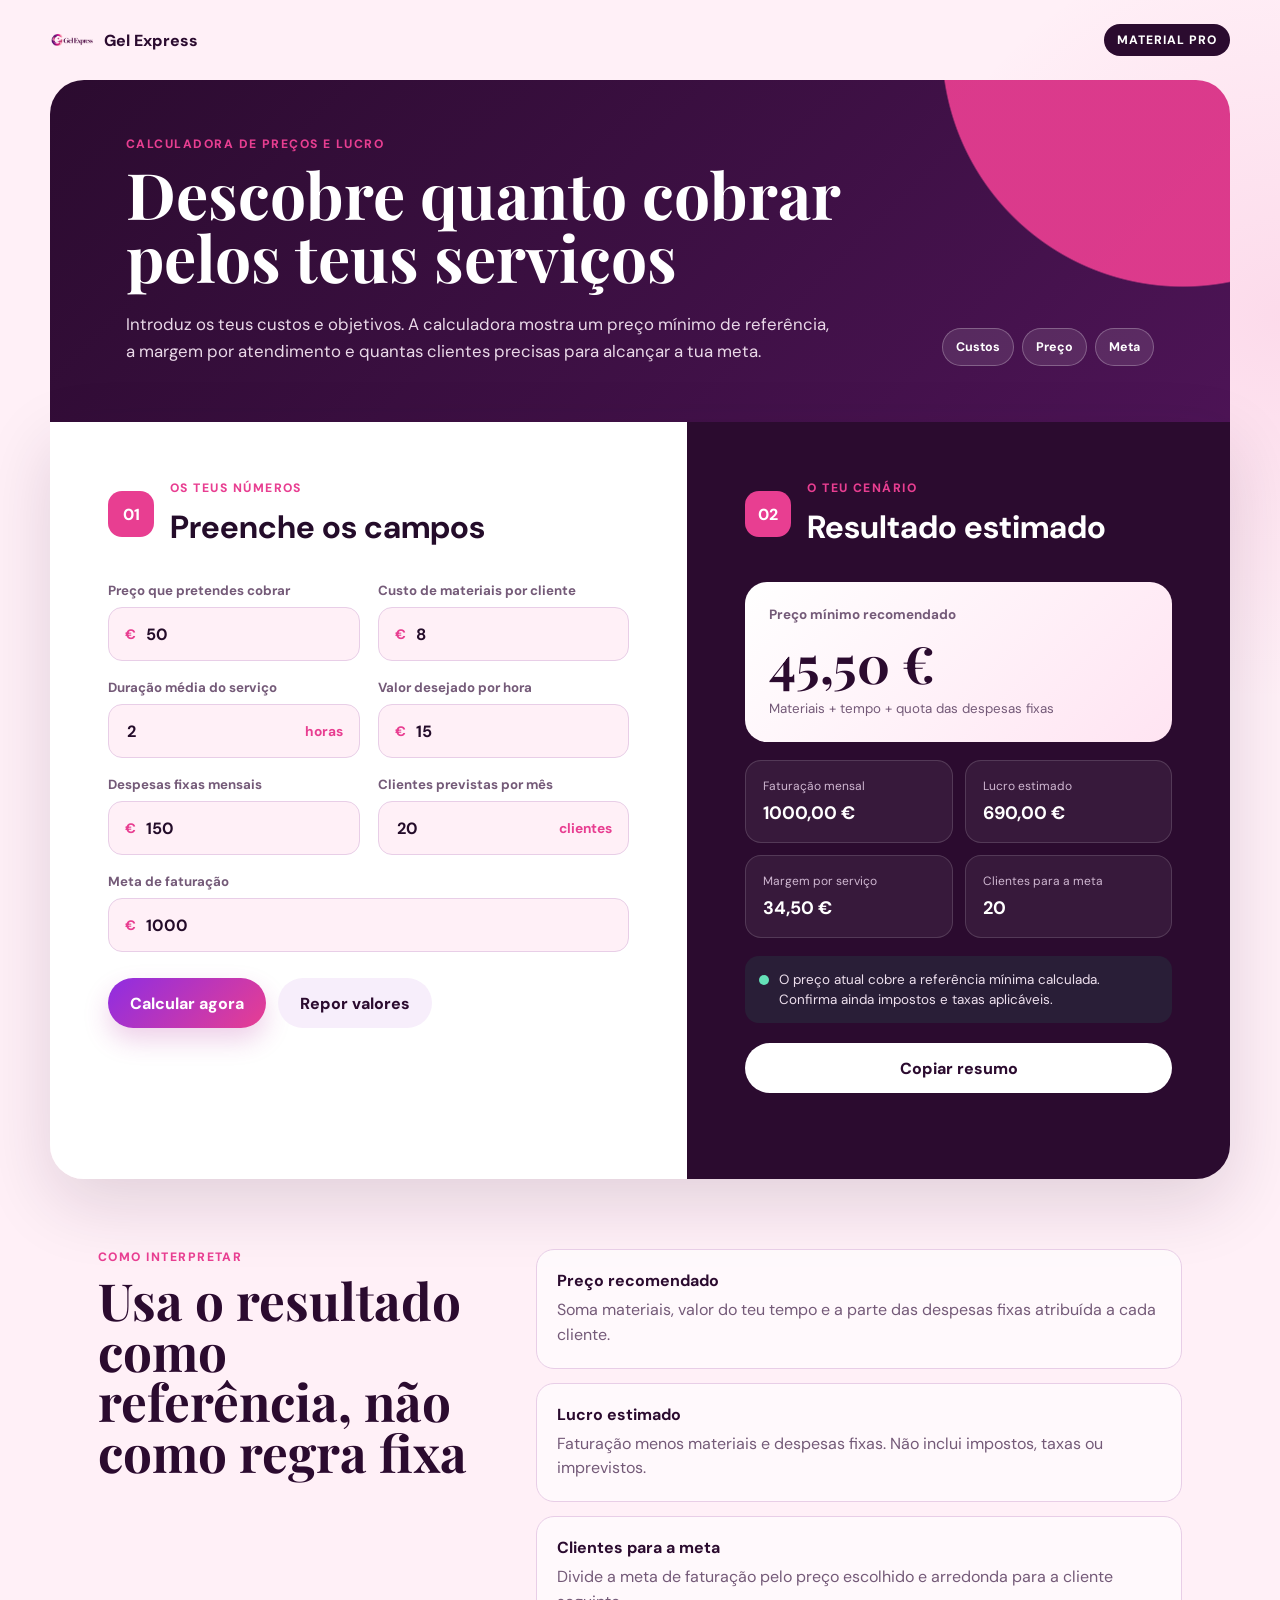
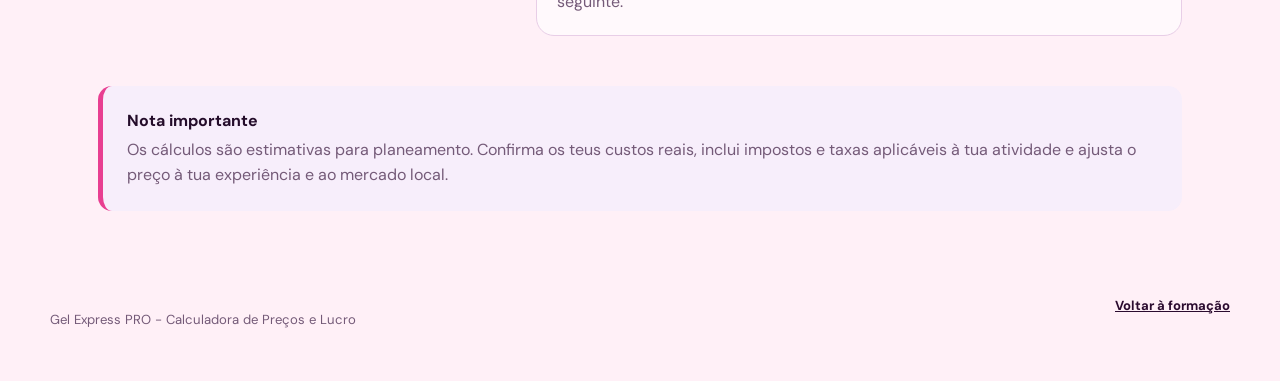
<file: gelexpress/calculadora/index.html>
<!doctype html>
<html lang="pt-PT">
  <head>
    <meta charset="UTF-8" />
    <meta name="viewport" content="width=device-width, initial-scale=1.0" />
    <meta name="theme-color" content="#350a3c" />
    <meta name="robots" content="noindex, nofollow" />
    <meta
      name="description"
      content="Calculadora de preços e lucro para serviços de Gel Tips do Gel Express PRO."
    />
    <title>Calculadora de Preços e Lucro | Gel Express PRO</title>
    <link rel="preconnect" href="https://fonts.googleapis.com" />
    <link rel="preconnect" href="https://fonts.gstatic.com" crossorigin />
    <link
      href="https://fonts.googleapis.com/css2?family=DM+Sans:wght@400;500;600;700&family=Playfair+Display:wght@700&display=swap"
      rel="stylesheet"
    />
    <link rel="stylesheet" href="styles.css" />
  </head>
  <body>
    <header class="topbar">
      <a class="brand" href="/gelexpress/" aria-label="Gel Express, voltar à página principal">
        <img src="../assets/logo-gel-express.png" alt="" width="1983" height="793" />
        <span>Gel Express</span>
      </a>
      <span class="pro-badge">Material PRO</span>
    </header>

    <main>
      <section class="hero">
        <div class="hero-copy">
          <p class="eyebrow">Calculadora de preços e lucro</p>
          <h1>Descobre quanto cobrar pelos teus serviços</h1>
          <p>
            Introduz os teus custos e objetivos. A calculadora mostra um preço mínimo de referência,
            a margem por atendimento e quantas clientes precisas para alcançar a tua meta.
          </p>
        </div>
        <div class="hero-pill" aria-label="Cálculo em três etapas">
          <span>Custos</span><span>Preço</span><span>Meta</span>
        </div>
      </section>

      <section class="calculator" aria-labelledby="calculator-title">
        <form class="input-panel" id="calculator-form">
          <div class="panel-heading">
            <span>01</span>
            <div>
              <p class="eyebrow">Os teus números</p>
              <h2 id="calculator-title">Preenche os campos</h2>
            </div>
          </div>

          <div class="field-grid">
            <label>
              <span>Preço que pretendes cobrar</span>
              <span class="money-field"><b>€</b><input id="price" name="price" type="number" min="0" step="0.01" value="50" inputmode="decimal" /></span>
            </label>
            <label>
              <span>Custo de materiais por cliente</span>
              <span class="money-field"><b>€</b><input id="materials" name="materials" type="number" min="0" step="0.01" value="8" inputmode="decimal" /></span>
            </label>
            <label>
              <span>Duração média do serviço</span>
              <span class="suffix-field"><input id="hours" name="hours" type="number" min="0.25" step="0.25" value="2" inputmode="decimal" /><b>horas</b></span>
            </label>
            <label>
              <span>Valor desejado por hora</span>
              <span class="money-field"><b>€</b><input id="hourly" name="hourly" type="number" min="0" step="0.01" value="15" inputmode="decimal" /></span>
            </label>
            <label>
              <span>Despesas fixas mensais</span>
              <span class="money-field"><b>€</b><input id="fixed" name="fixed" type="number" min="0" step="0.01" value="150" inputmode="decimal" /></span>
            </label>
            <label>
              <span>Clientes previstas por mês</span>
              <span class="suffix-field"><input id="clients" name="clients" type="number" min="1" step="1" value="20" inputmode="numeric" /><b>clientes</b></span>
            </label>
            <label class="wide-field">
              <span>Meta de faturação</span>
              <span class="money-field"><b>€</b><input id="goal" name="goal" type="number" min="0" step="10" value="1000" inputmode="decimal" /></span>
            </label>
          </div>

          <div class="form-actions">
            <button class="button button-primary" type="submit">Calcular agora</button>
            <button class="button button-ghost" id="reset-button" type="button">Repor valores</button>
          </div>
        </form>

        <section class="results-panel" aria-live="polite" aria-labelledby="results-title">
          <div class="panel-heading light">
            <span>02</span>
            <div>
              <p class="eyebrow">O teu cenário</p>
              <h2 id="results-title">Resultado estimado</h2>
            </div>
          </div>

          <article class="featured-result">
            <p>Preço mínimo recomendado</p>
            <strong id="recommended-price">45,50 €</strong>
            <small>Materiais + tempo + quota das despesas fixas</small>
          </article>

          <div class="result-grid">
            <article>
              <span>Faturação mensal</span>
              <strong id="monthly-revenue">1.000,00 €</strong>
            </article>
            <article>
              <span>Lucro estimado</span>
              <strong id="monthly-profit">690,00 €</strong>
            </article>
            <article>
              <span>Margem por serviço</span>
              <strong id="profit-service">34,50 €</strong>
            </article>
            <article>
              <span>Clientes para a meta</span>
              <strong id="clients-goal">20</strong>
            </article>
          </div>

          <div class="status-card" id="status-card">
            <span class="status-dot" aria-hidden="true"></span>
            <p id="status-message">O preço atual cobre a referência mínima calculada.</p>
          </div>

          <button class="button button-light" id="copy-button" type="button">Copiar resumo</button>
          <p class="copy-feedback" id="copy-feedback" role="status"></p>
        </section>
      </section>

      <section class="explanation">
        <div>
          <p class="eyebrow">Como interpretar</p>
          <h2>Usa o resultado como referência, não como regra fixa</h2>
        </div>
        <div class="explanation-grid">
          <article>
            <b>Preço recomendado</b>
            <p>Soma materiais, valor do teu tempo e a parte das despesas fixas atribuída a cada cliente.</p>
          </article>
          <article>
            <b>Lucro estimado</b>
            <p>Faturação menos materiais e despesas fixas. Não inclui impostos, taxas ou imprevistos.</p>
          </article>
          <article>
            <b>Clientes para a meta</b>
            <p>Divide a meta de faturação pelo preço escolhido e arredonda para a cliente seguinte.</p>
          </article>
        </div>
      </section>

      <aside class="notice">
        <b>Nota importante</b>
        <p>
          Os cálculos são estimativas para planeamento. Confirma os teus custos reais, inclui impostos
          e taxas aplicáveis à tua atividade e ajusta o preço à tua experiência e ao mercado local.
        </p>
      </aside>
    </main>

    <footer>
      <p>Gel Express PRO - Calculadora de Preços e Lucro</p>
      <a href="/gelexpress/">Voltar à formação</a>
    </footer>

    <script src="script.js"></script>
  </body>
</html>
</file>
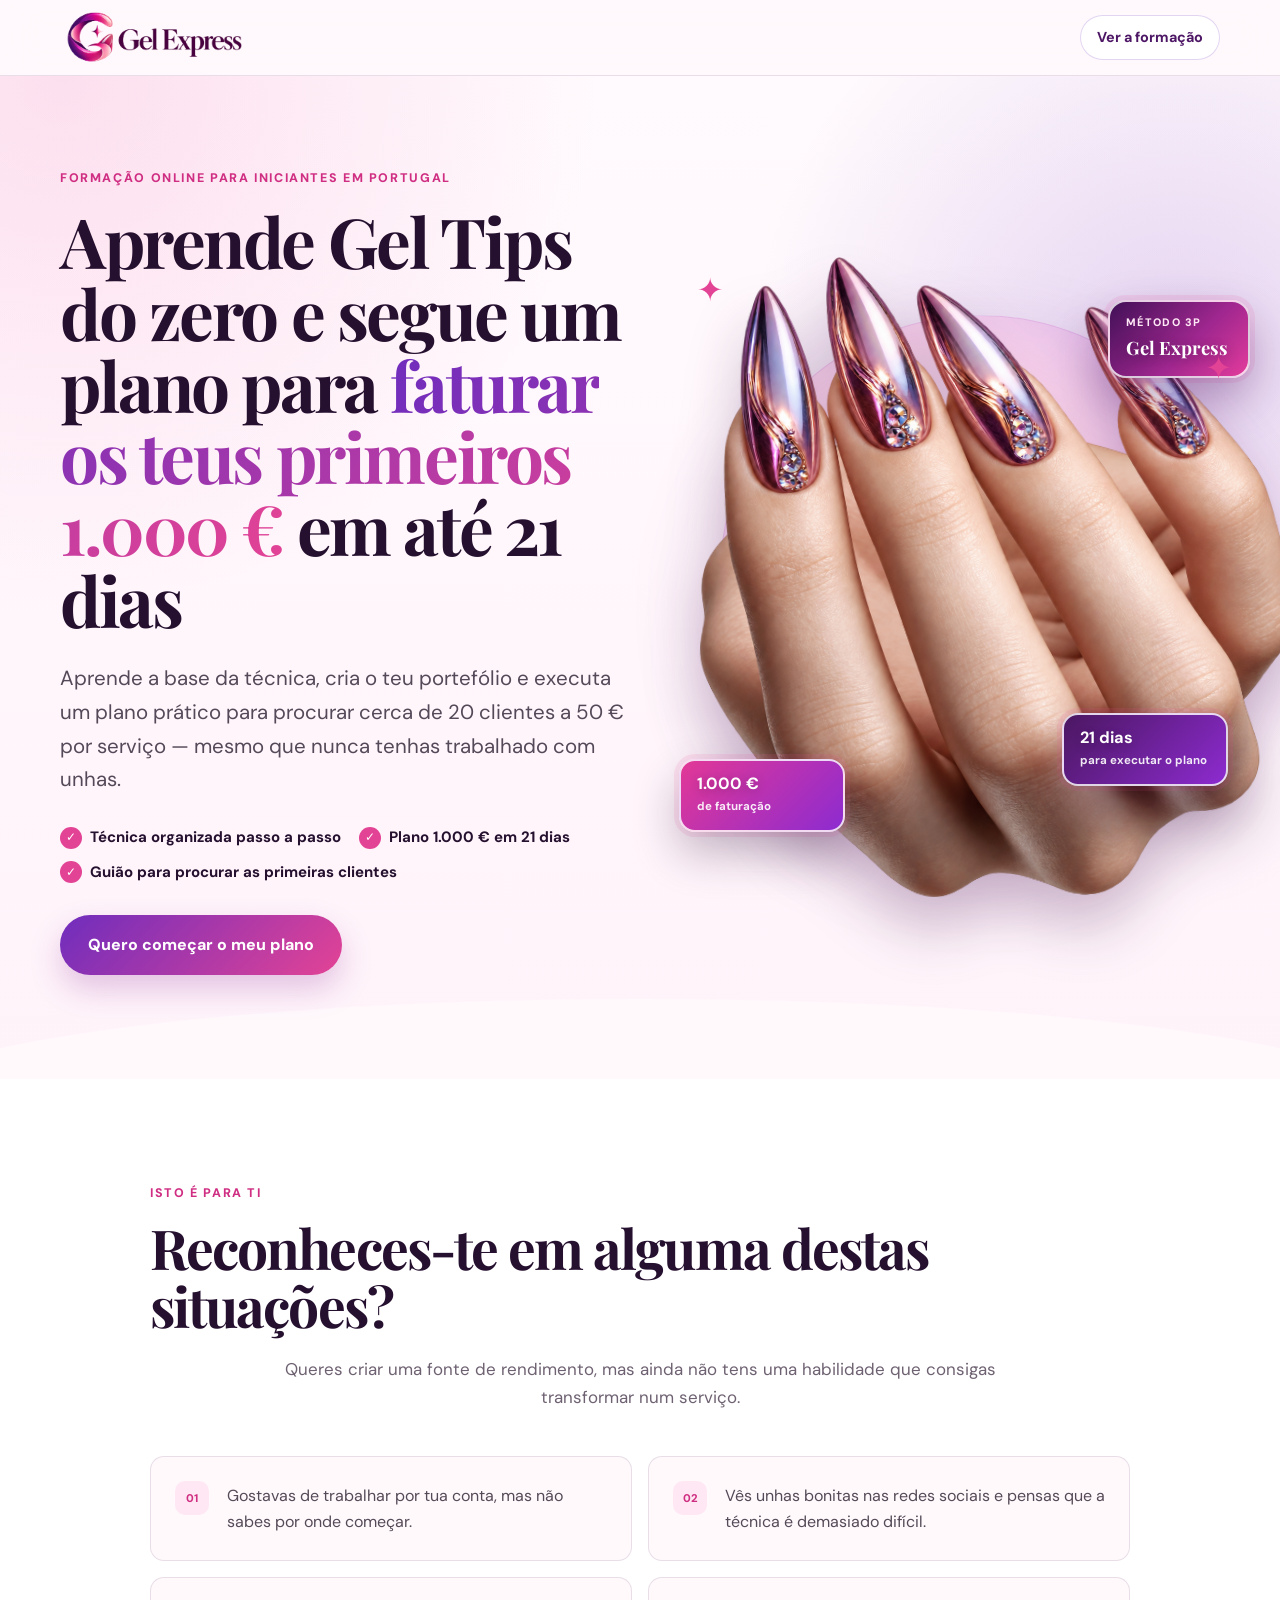
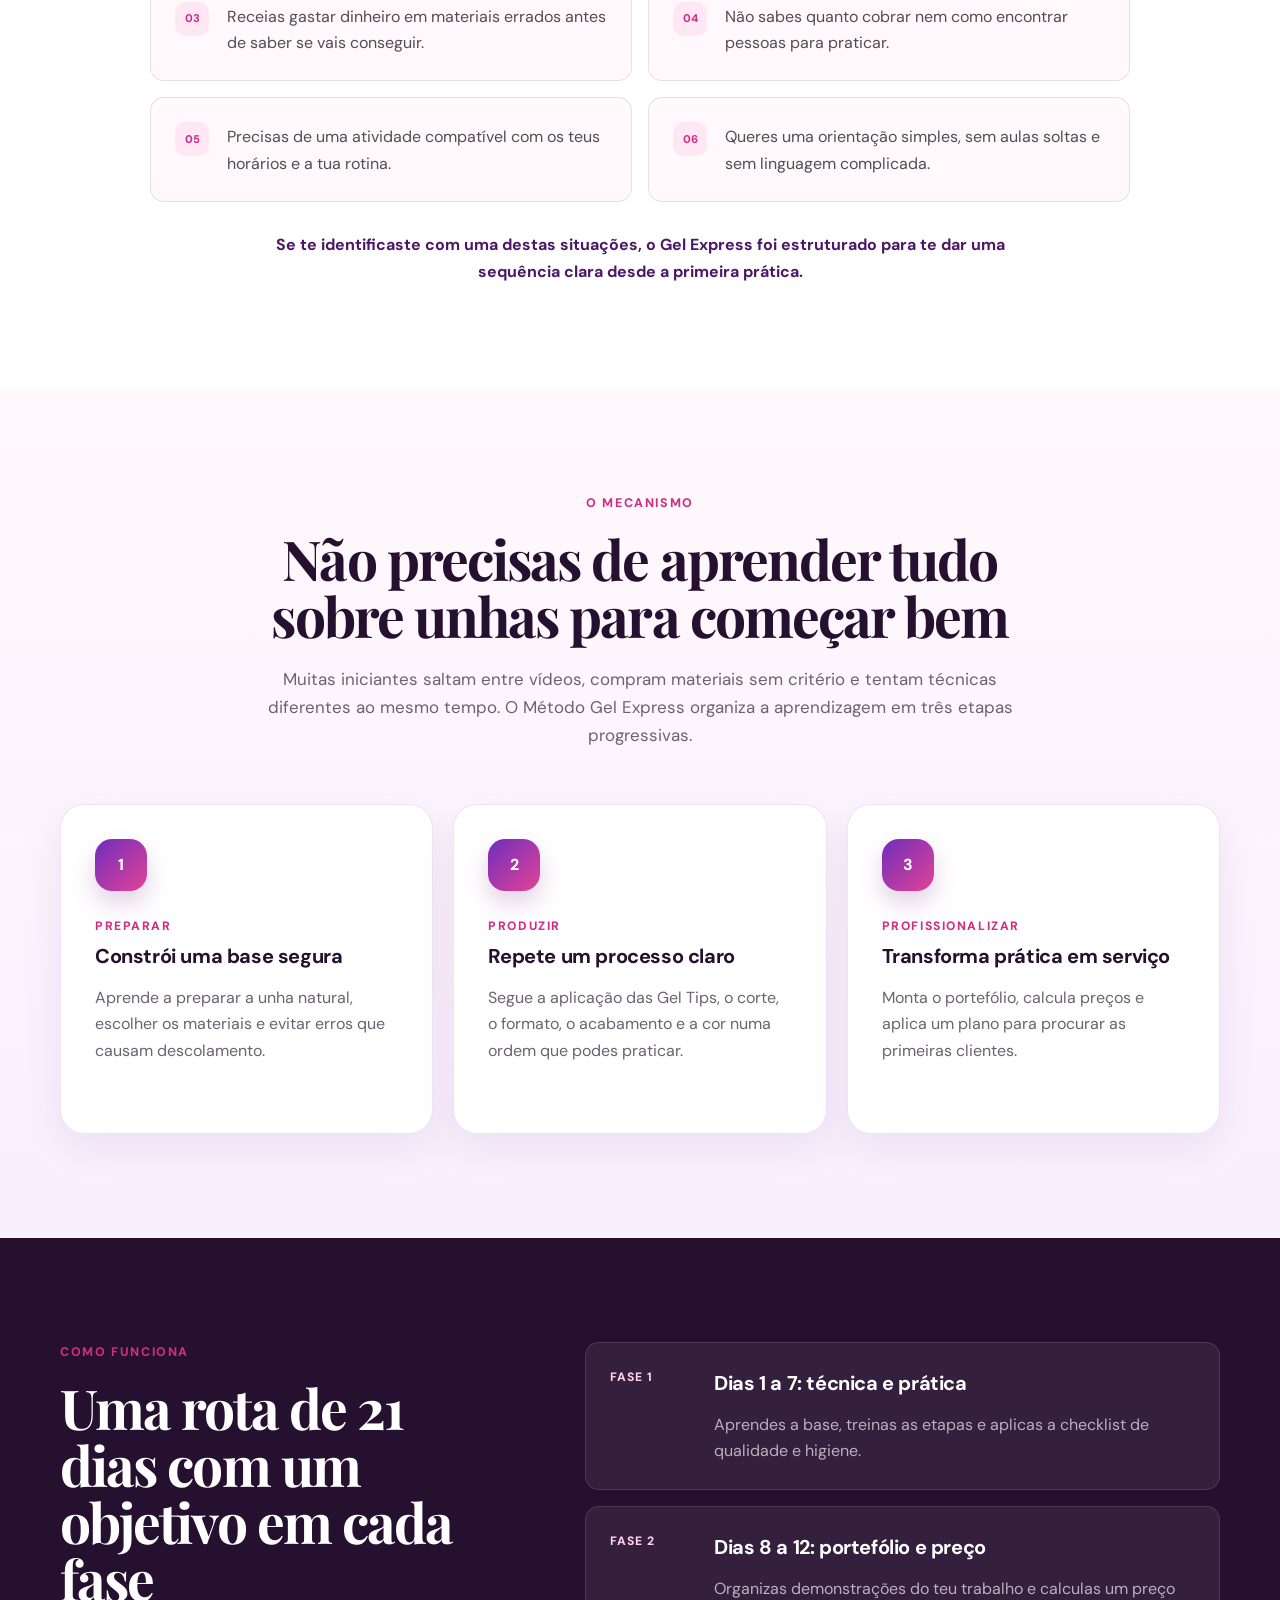
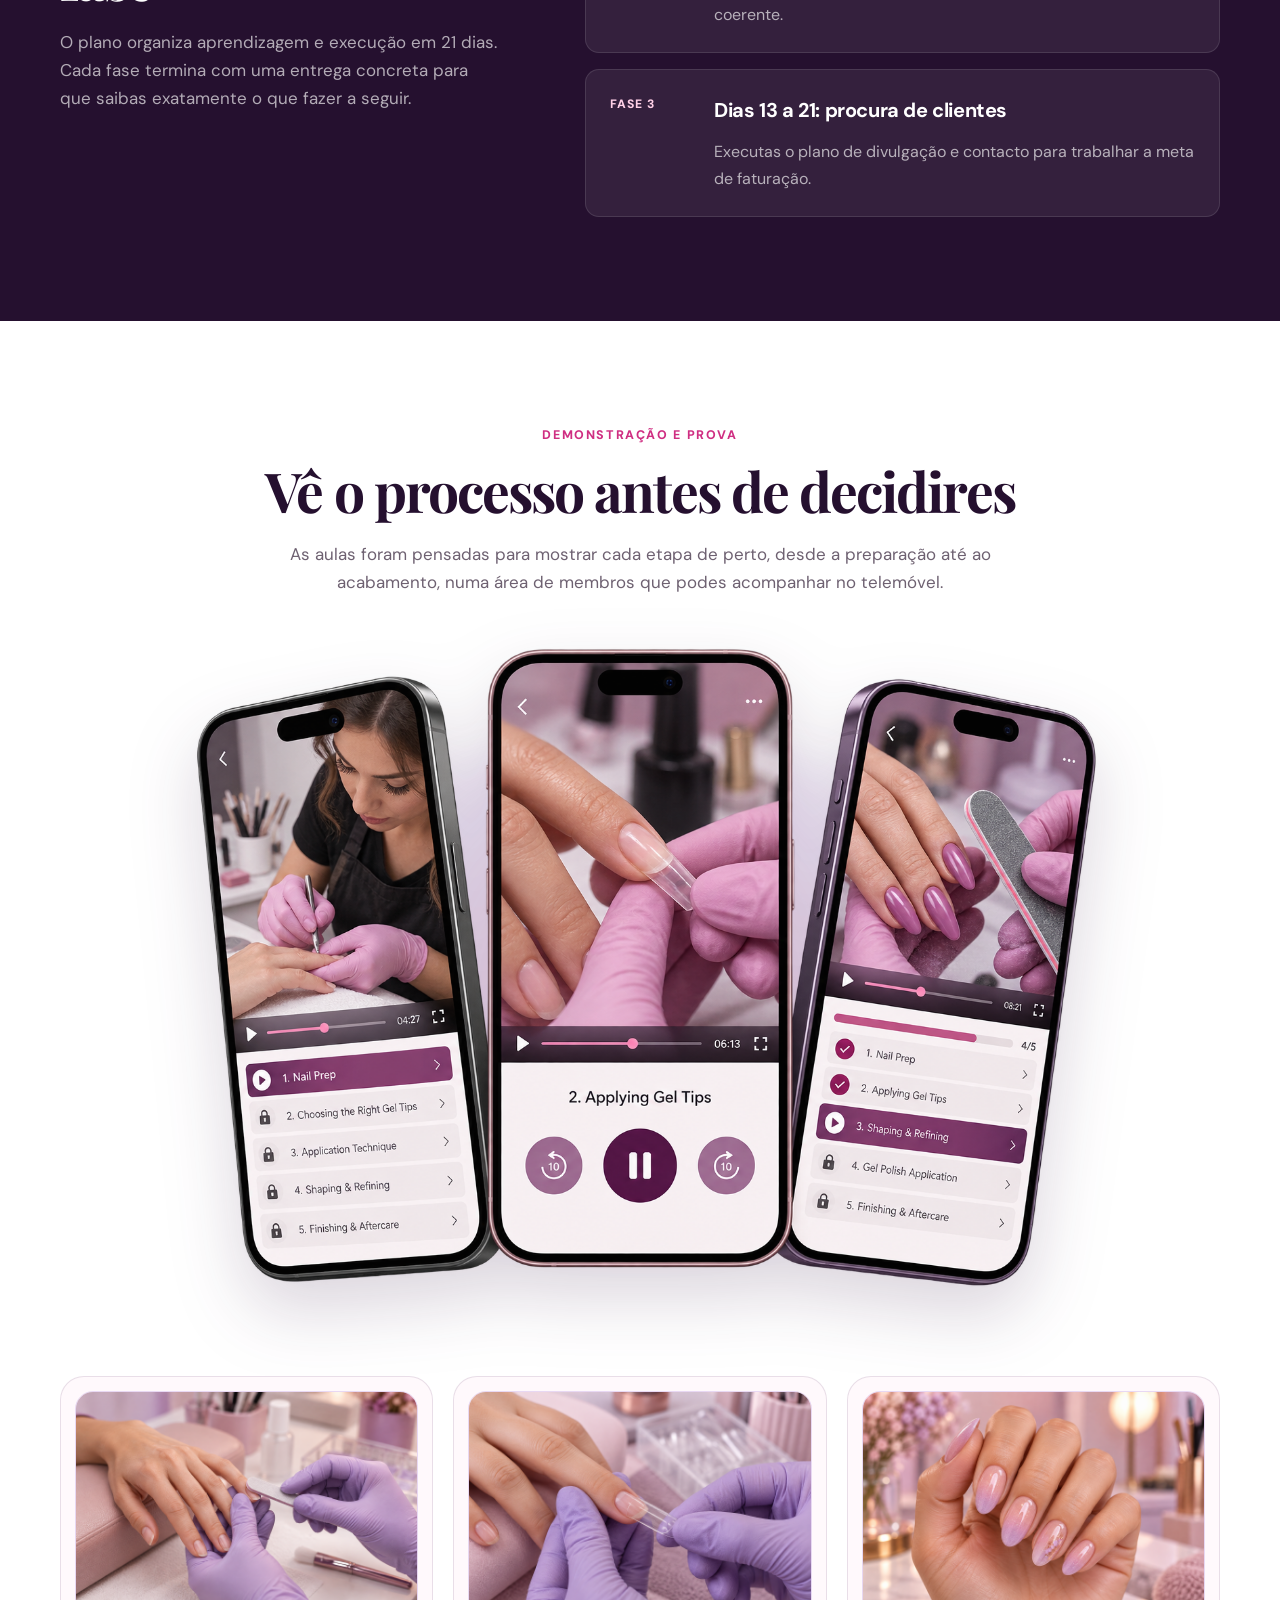
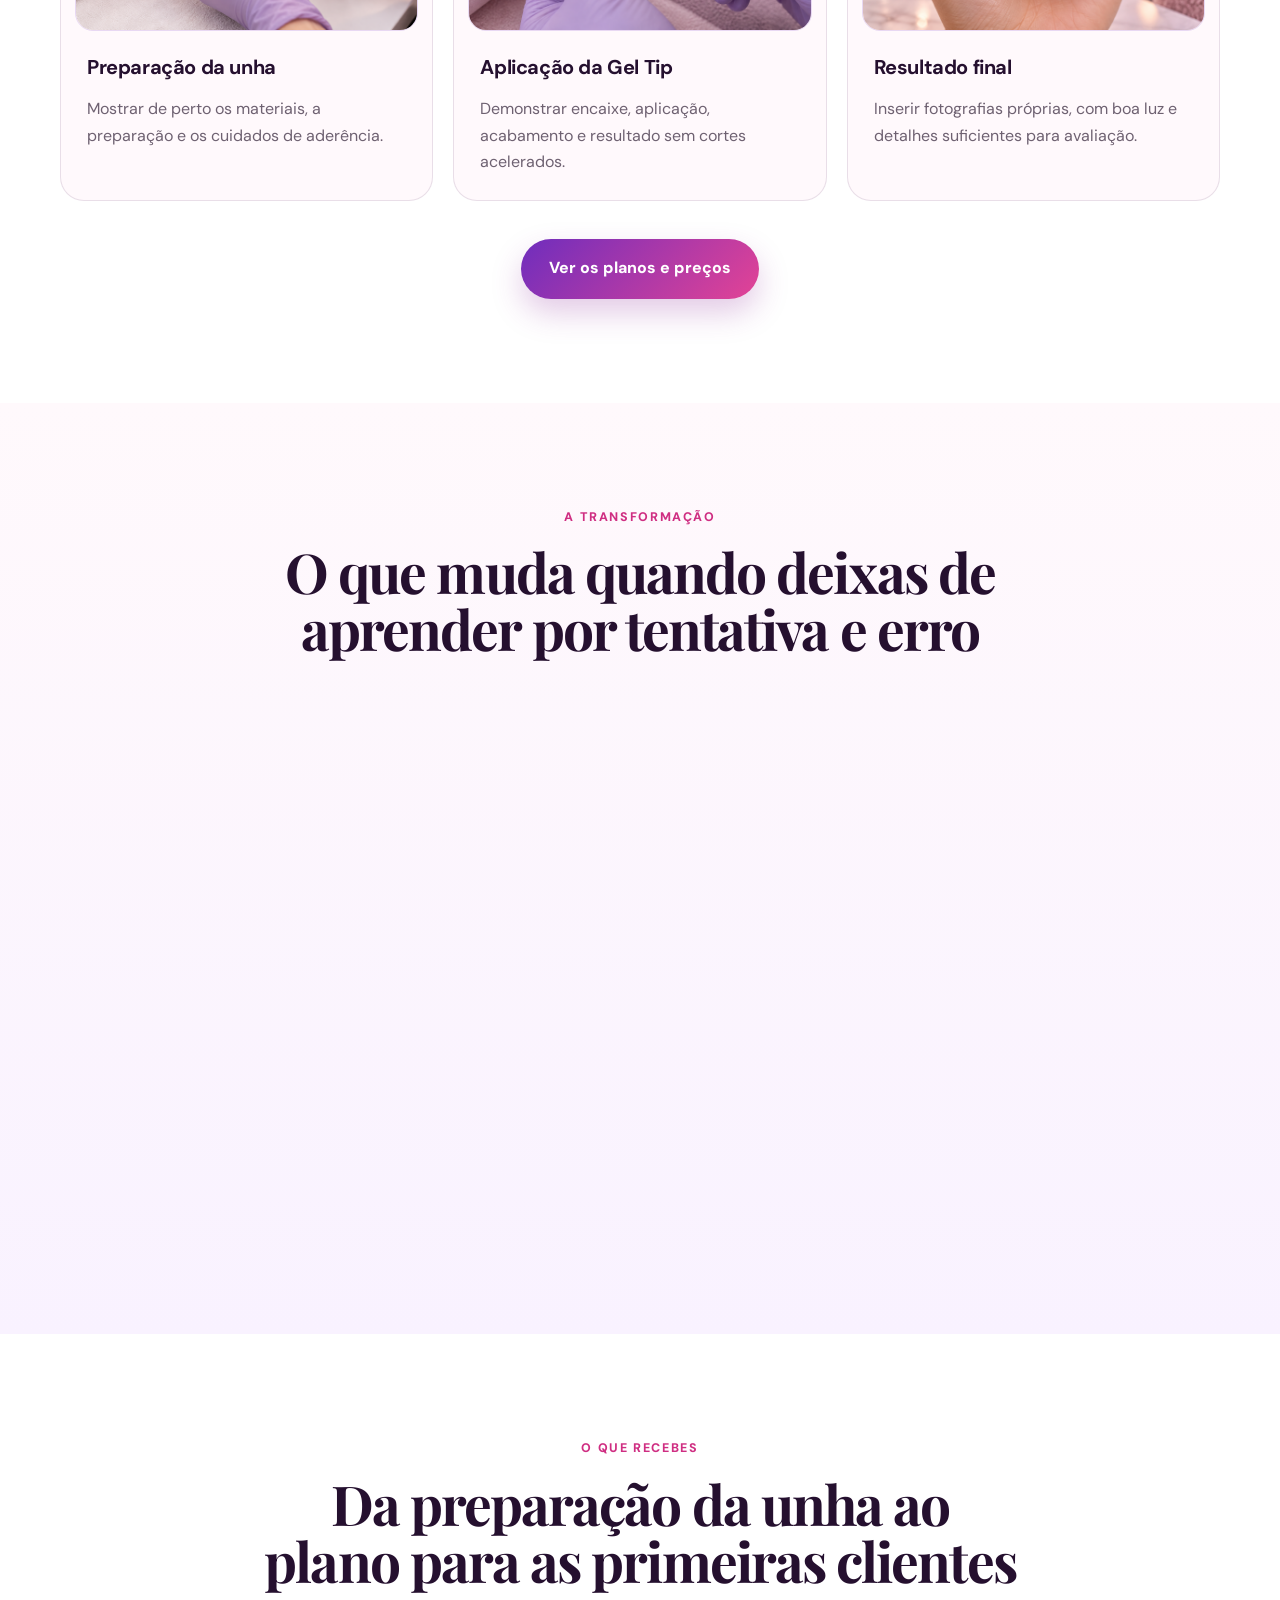
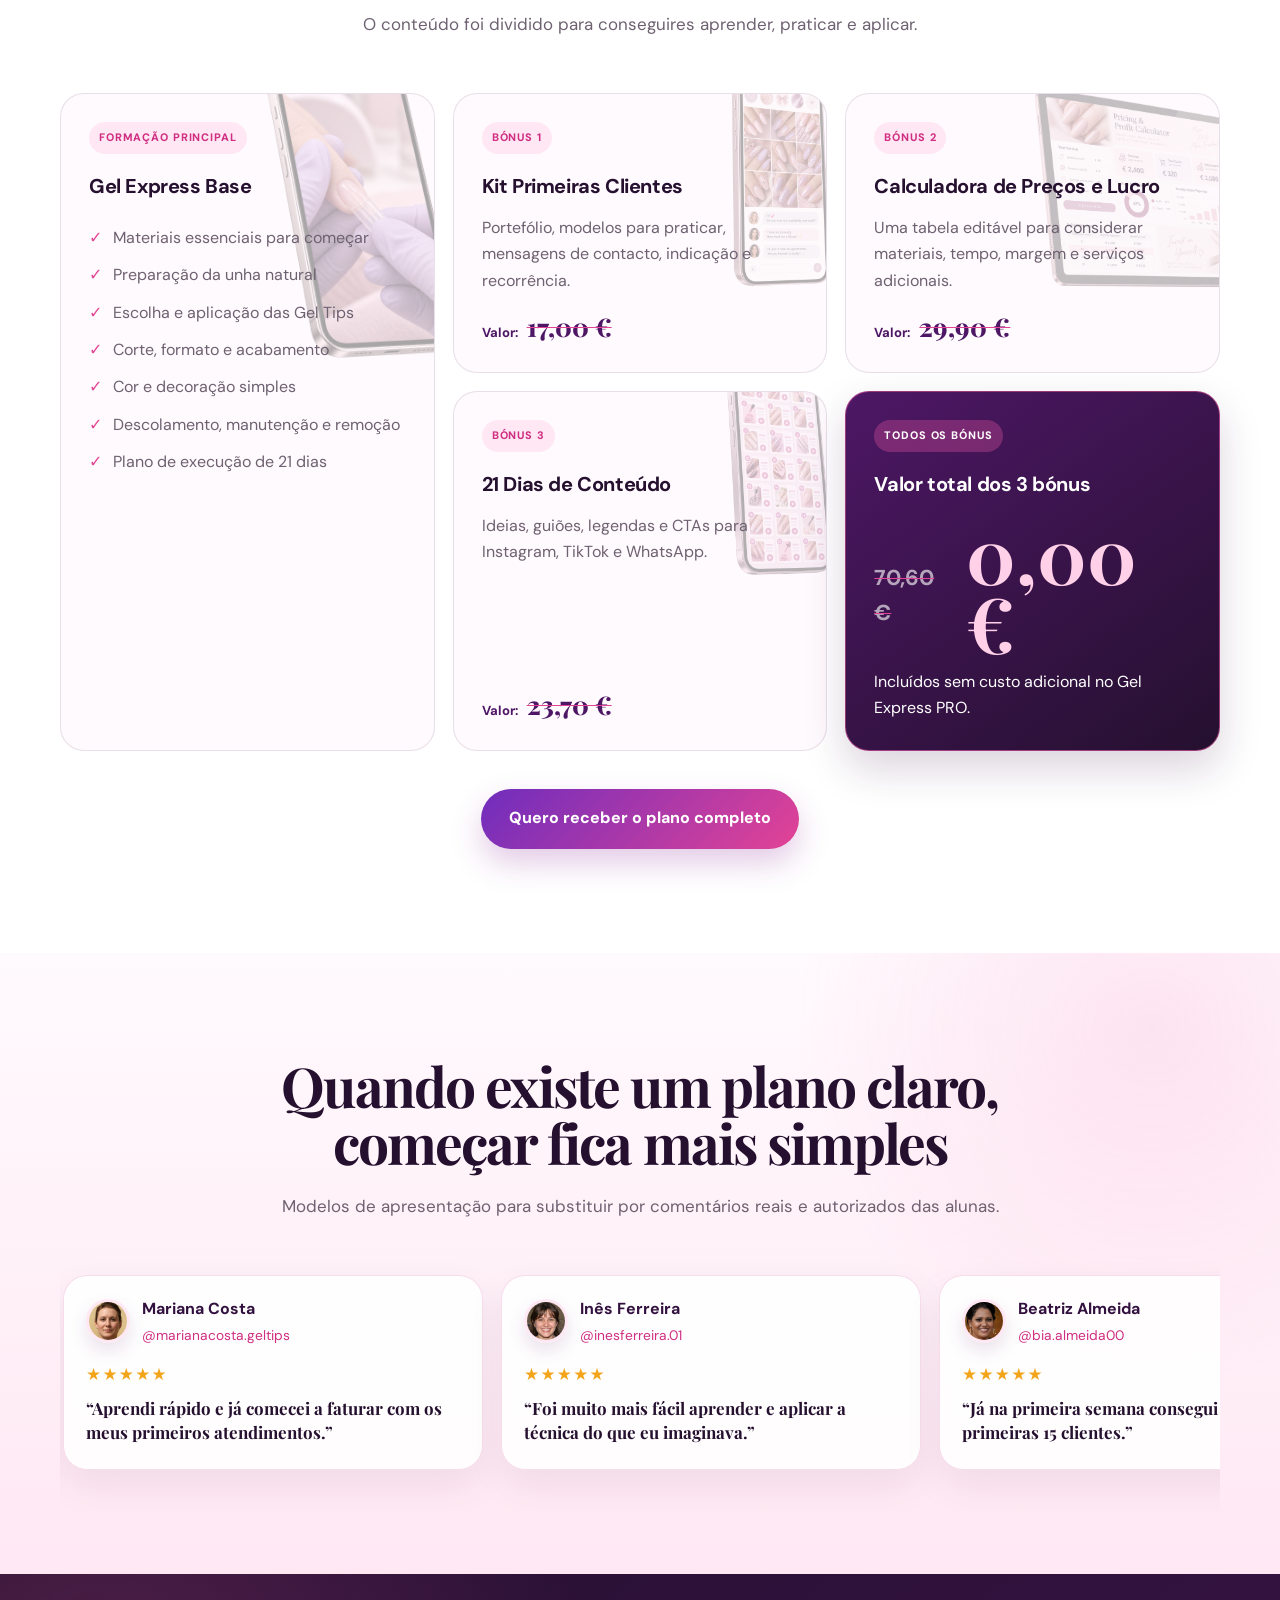
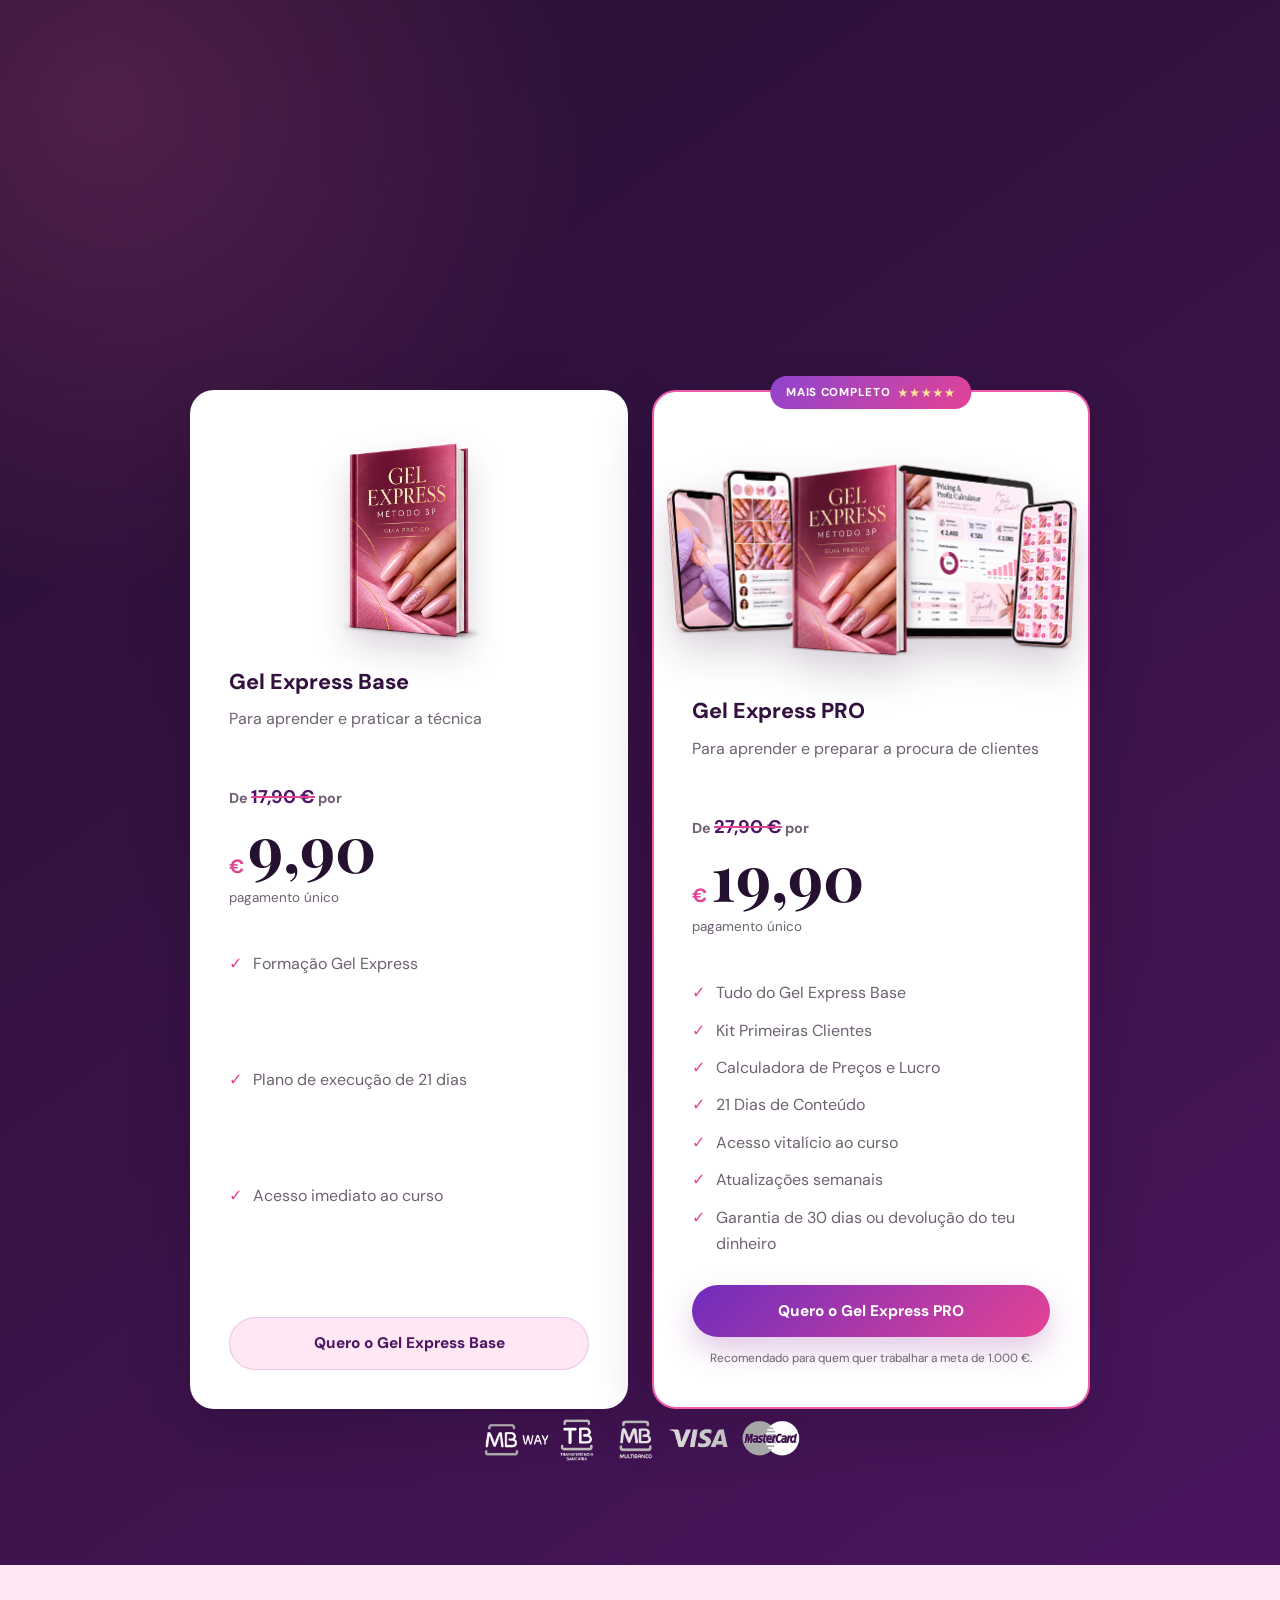
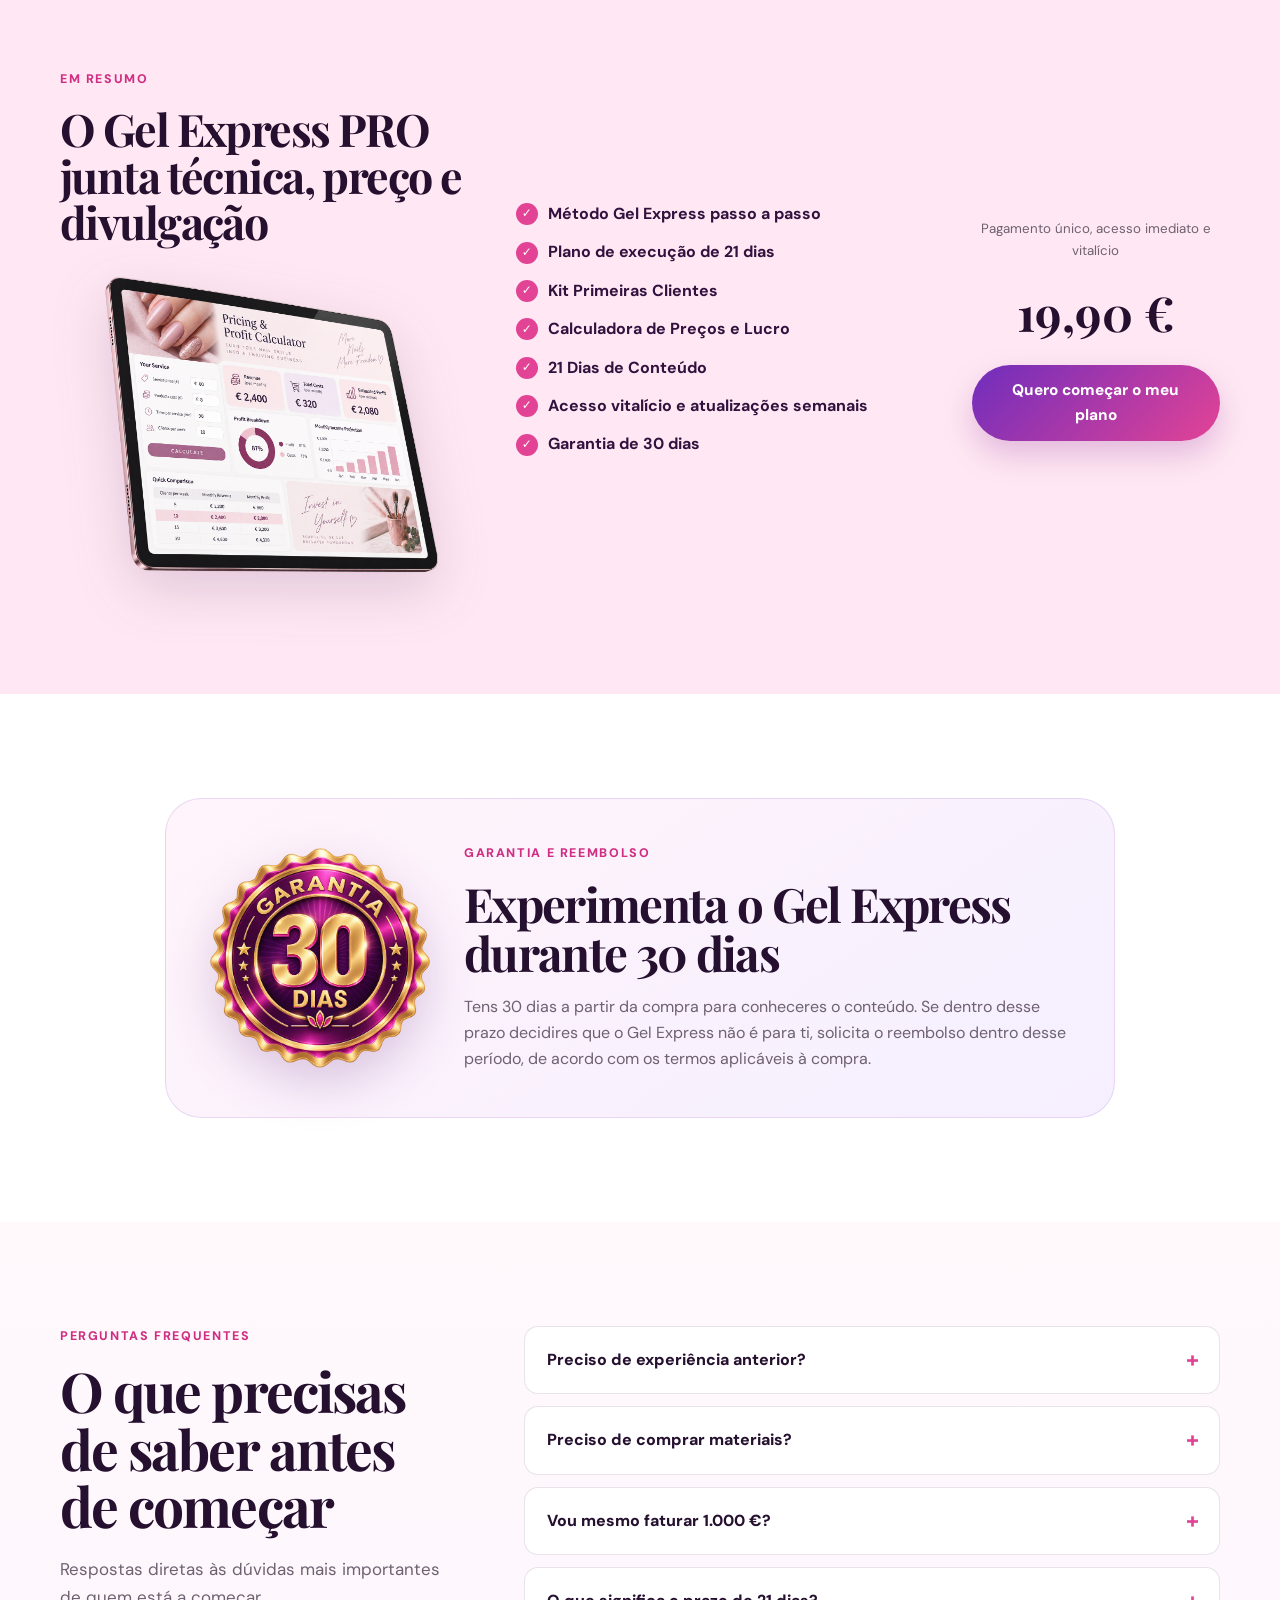
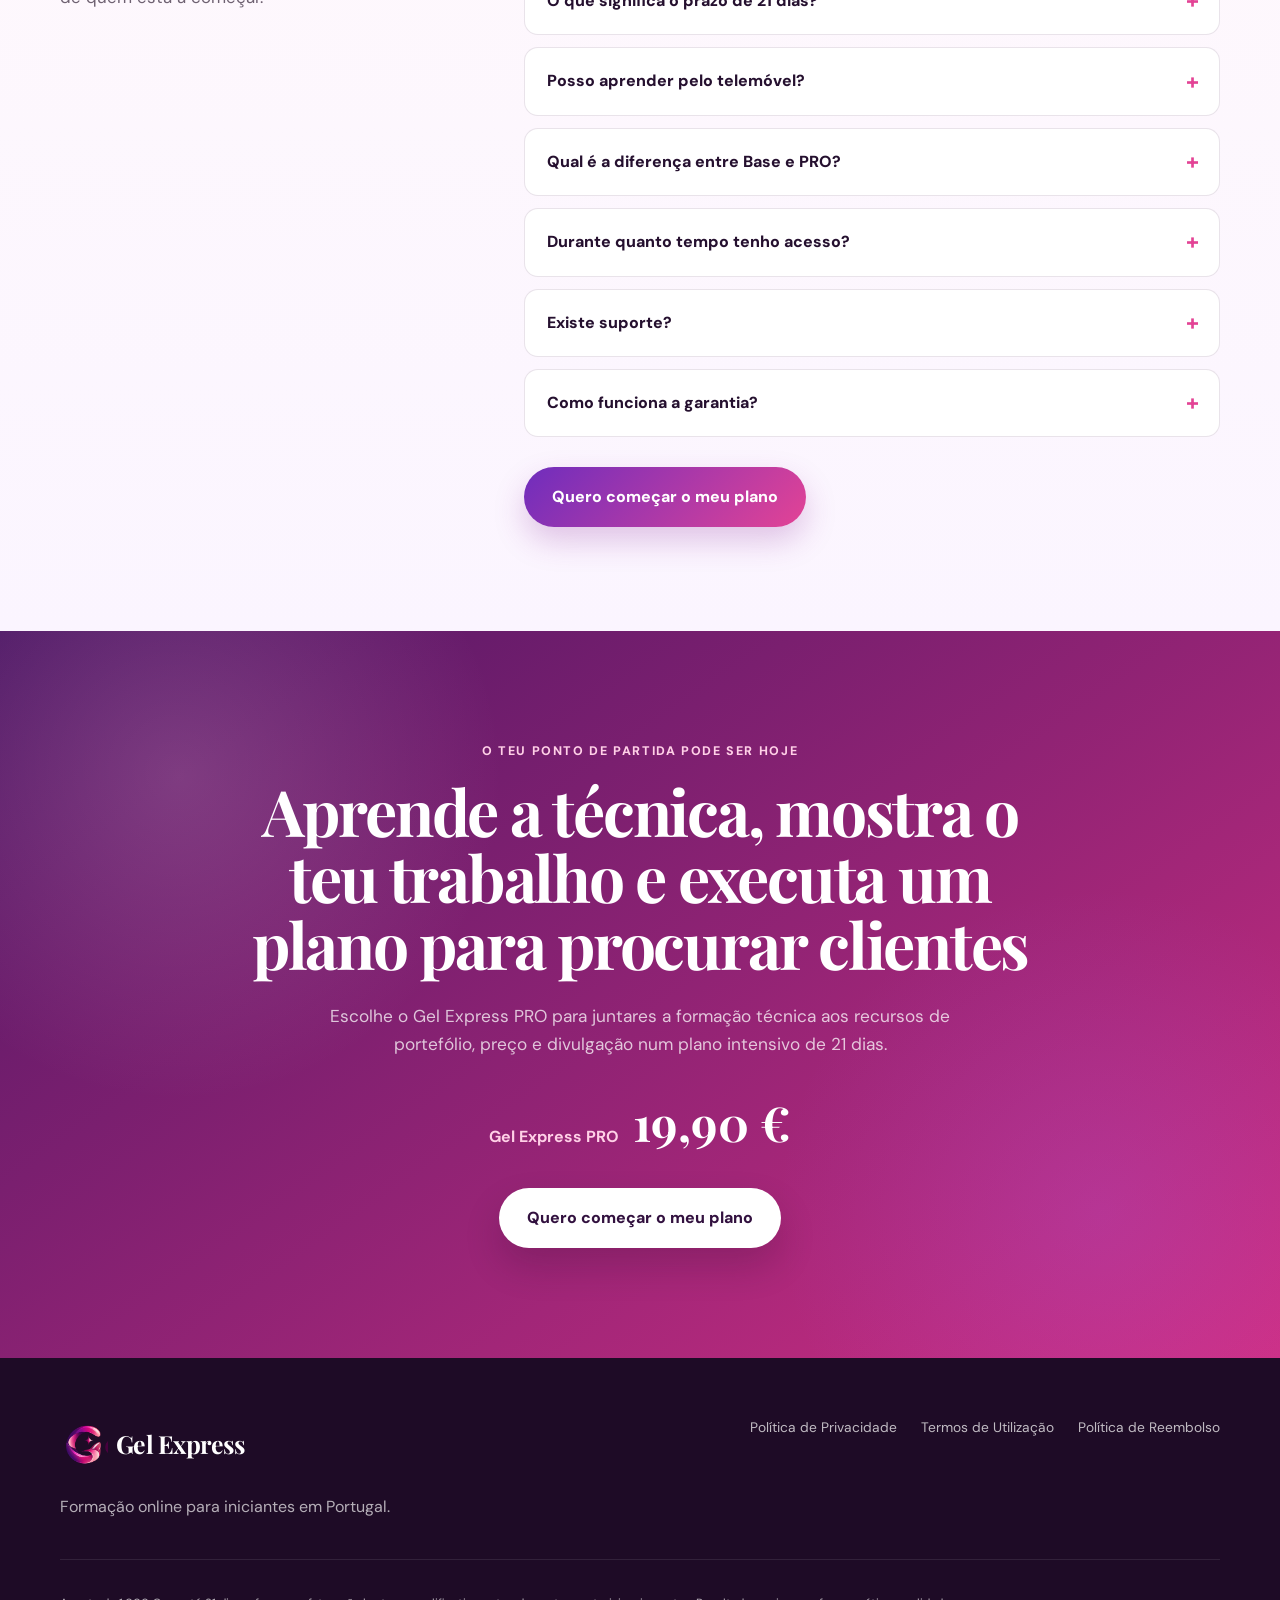
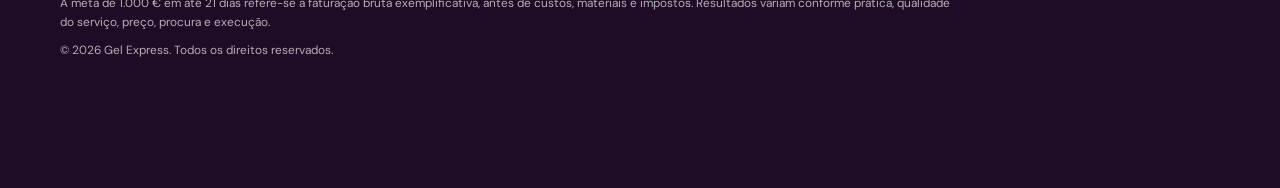
<file: gelexpress/off01/index.html>
<!doctype html>
<html lang="pt-PT">
  <head>
    <meta charset="UTF-8" />
    <meta name="viewport" content="width=device-width, initial-scale=1.0" />
    <meta
      name="description"
      content="Formação Gel Express para aprender Gel Tips do zero, criar um portefólio e seguir um plano prático para procurar as primeiras clientes."
    />
    <meta name="theme-color" content="#6f2dbd" />
    <title>Gel Express | Do zero aos primeiros serviços de unhas</title>
    <link rel="preconnect" href="https://fonts.googleapis.com" />
    <link rel="preconnect" href="https://fonts.gstatic.com" crossorigin />
    <link
      href="https://fonts.googleapis.com/css2?family=DM+Sans:wght@400;500;600;700&family=Playfair+Display:ital,wght@0,700;1,700&display=swap"
      rel="stylesheet"
    />
    <link rel="stylesheet" href="styles.css?v=base-mockup-1" />

    <!-- Meta Pixel Code -->
    <script>
      !(function (f, b, e, v, n, t, s) {
        if (f.fbq) return;
        n = f.fbq = function () {
          n.callMethod ? n.callMethod.apply(n, arguments) : n.queue.push(arguments);
        };
        if (!f._fbq) f._fbq = n;
        n.push = n;
        n.loaded = true;
        n.version = "2.0";
        n.queue = [];
        t = b.createElement(e);
        t.async = true;
        t.src = v;
        s = b.getElementsByTagName(e)[0];
        s.parentNode.insertBefore(t, s);
      })(window, document, "script", "https://connect.facebook.net/en_US/fbevents.js");
      fbq("init", "28332699173082170");
      fbq("init", "2628834840931603");
      fbq("track", "PageView");
    </script>
    <!-- End Meta Pixel Code -->

    <!-- Microsoft Clarity -->
    <script>
      (function (c, l, a, r, i, t, y) {
        c[a] =
          c[a] ||
          function () {
            (c[a].q = c[a].q || []).push(arguments);
          };
        t = l.createElement(r);
        t.async = 1;
        t.src = "https://www.clarity.ms/tag/" + i;
        y = l.getElementsByTagName(r)[0];
        y.parentNode.insertBefore(t, y);
      })(window, document, "clarity", "script", "yd7oxudycw");
    </script>
    <!-- End Microsoft Clarity -->
  </head>
  <body>
    <noscript>
      <img
        src="https://www.facebook.com/tr?id=28332699173082170&amp;ev=PageView&amp;noscript=1"
        alt=""
        width="1"
        height="1"
        style="display: none"
      />
      <img
        src="https://www.facebook.com/tr?id=2628834840931603&amp;ev=PageView&amp;noscript=1"
        alt=""
        width="1"
        height="1"
        style="display: none"
      />
    </noscript>
    <a class="skip-link" href="#conteudo">Saltar para o conteúdo</a>

    <header class="site-header" aria-label="Cabeçalho">
      <div class="container header-inner">
        <a class="brand" href="#inicio" aria-label="Gel Express, voltar ao início">
          <img
            class="brand-logo"
            src="assets/logo-gel-express.png"
            alt=""
            width="1983"
            height="793"
          />
        </a>
        <a class="header-cta" href="#oferta">Ver a formação</a>
      </div>
    </header>

    <main id="conteudo">
      <section class="hero" id="inicio">
        <div class="hero-orb hero-orb-one" aria-hidden="true"></div>
        <div class="hero-orb hero-orb-two" aria-hidden="true"></div>
        <div class="container hero-grid">
          <div class="hero-copy reveal">
            <p class="eyebrow">Formação online para iniciantes em Portugal</p>
            <h1>
              Aprende Gel Tips do zero e segue um plano para
              <span>faturar os teus primeiros 1.000 €</span> em até 21 dias
            </h1>
            <p class="hero-lead">
              Aprende a base da técnica, cria o teu portefólio e executa um plano prático para
              procurar cerca de 20 clientes a 50 € por serviço — mesmo que nunca tenhas trabalhado
              com unhas.
            </p>

            <ul class="micro-benefits" aria-label="Principais benefícios">
              <li><span aria-hidden="true">✓</span> Técnica organizada passo a passo</li>
              <li><span aria-hidden="true">✓</span> Plano 1.000 € em 21 dias</li>
              <li><span aria-hidden="true">✓</span> Guião para procurar as primeiras clientes</li>
            </ul>

            <a class="btn btn-primary btn-large" href="#oferta">Quero começar o meu plano</a>
          </div>

          <div class="hero-visual reveal" aria-label="Exemplo de acabamento com Gel Tips">
            <div class="sparkle sparkle-one" aria-hidden="true">✦</div>
            <div class="sparkle sparkle-two" aria-hidden="true">✦</div>
            <div class="hero-image-stage">
              <div class="hero-image-halo" aria-hidden="true"></div>
              <img
                class="hero-hand"
                src="assets/hero-gel-tips.png"
                alt="Mão com unhas Gel Tips longas em acabamento cromado rosa e roxo"
                width="1227"
                height="1282"
                fetchpriority="high"
              />
              <div class="hero-method-badge">
                <span>Método 3P</span>
                <strong>Gel Express</strong>
              </div>
            </div>
            <div class="floating-note note-left">
              <strong>1.000 €</strong>
              <span>de faturação</span>
            </div>
            <div class="floating-note note-right">
              <strong>21 dias</strong>
              <span>para executar o plano</span>
            </div>
          </div>
        </div>
      </section>

      <section class="section section-soft" id="identificacao">
        <div class="container narrow reveal">
          <p class="section-label">Isto é para ti</p>
          <h2>Reconheces-te em alguma destas situações?</h2>
          <p class="section-intro">
            Queres criar uma fonte de rendimento, mas ainda não tens uma habilidade que consigas
            transformar num serviço.
          </p>

          <div class="situation-grid">
            <article class="situation-card">
              <span>01</span>
              <p>Gostavas de trabalhar por tua conta, mas não sabes por onde começar.</p>
            </article>
            <article class="situation-card">
              <span>02</span>
              <p>Vês unhas bonitas nas redes sociais e pensas que a técnica é demasiado difícil.</p>
            </article>
            <article class="situation-card">
              <span>03</span>
              <p>Receias gastar dinheiro em materiais errados antes de saber se vais conseguir.</p>
            </article>
            <article class="situation-card">
              <span>04</span>
              <p>Não sabes quanto cobrar nem como encontrar pessoas para praticar.</p>
            </article>
            <article class="situation-card">
              <span>05</span>
              <p>Precisas de uma atividade compatível com os teus horários e a tua rotina.</p>
            </article>
            <article class="situation-card">
              <span>06</span>
              <p>Queres uma orientação simples, sem aulas soltas e sem linguagem complicada.</p>
            </article>
          </div>

          <p class="bridge-copy">
            Se te identificaste com uma destas situações, o Gel Express foi estruturado para te dar
            uma sequência clara desde a primeira prática.
          </p>
        </div>
      </section>

      <section class="section mechanism" id="metodo">
        <div class="container">
          <div class="section-heading reveal">
            <p class="section-label">O mecanismo</p>
            <h2>Não precisas de aprender tudo sobre unhas para começar bem</h2>
            <p>
              Muitas iniciantes saltam entre vídeos, compram materiais sem critério e tentam
              técnicas diferentes ao mesmo tempo. O Método Gel Express organiza a aprendizagem em
              três etapas progressivas.
            </p>
          </div>

          <div class="steps-grid">
            <article class="step-card reveal">
              <div class="step-number">1</div>
              <p class="step-name">Preparar</p>
              <h3>Constrói uma base segura</h3>
              <p>
                Aprende a preparar a unha natural, escolher os materiais e evitar erros que causam
                descolamento.
              </p>
            </article>
            <article class="step-card reveal">
              <div class="step-number">2</div>
              <p class="step-name">Produzir</p>
              <h3>Repete um processo claro</h3>
              <p>
                Segue a aplicação das Gel Tips, o corte, o formato, o acabamento e a cor numa ordem
                que podes praticar.
              </p>
            </article>
            <article class="step-card reveal">
              <div class="step-number">3</div>
              <p class="step-name">Profissionalizar</p>
              <h3>Transforma prática em serviço</h3>
              <p>
                Monta o portefólio, calcula preços e aplica um plano para procurar as primeiras
                clientes.
              </p>
            </article>
          </div>
        </div>
      </section>

      <section class="section how-it-works">
        <div class="container split-layout">
          <div class="section-heading left reveal">
            <p class="section-label">Como funciona</p>
            <h2>Uma rota de 21 dias com um objetivo em cada fase</h2>
            <p>
              O plano organiza aprendizagem e execução em 21 dias. Cada fase termina com uma
              entrega concreta para que saibas exatamente o que fazer a seguir.
            </p>
          </div>

          <ol class="timeline reveal">
            <li>
              <span>Fase 1</span>
              <div>
                <h3>Dias 1 a 7: técnica e prática</h3>
                <p>Aprendes a base, treinas as etapas e aplicas a checklist de qualidade e higiene.</p>
              </div>
            </li>
            <li>
              <span>Fase 2</span>
              <div>
                <h3>Dias 8 a 12: portefólio e preço</h3>
                <p>Organizas demonstrações do teu trabalho e calculas um preço coerente.</p>
              </div>
            </li>
            <li>
              <span>Fase 3</span>
              <div>
                <h3>Dias 13 a 21: procura de clientes</h3>
                <p>Executas o plano de divulgação e contacto para trabalhar a meta de faturação.</p>
              </div>
            </li>
          </ol>
        </div>
      </section>

      <section class="section proof-section" id="demonstracao">
        <div class="container">
          <div class="section-heading reveal">
            <p class="section-label">Demonstração e prova</p>
            <h2>Vê o processo antes de decidires</h2>
            <p>
              As aulas foram pensadas para mostrar cada etapa de perto, desde a preparação até ao
              acabamento, numa área de membros que podes acompanhar no telemóvel.
            </p>
          </div>

          <figure class="members-preview reveal">
            <img
              src="assets/area-membros-3-celulares.png"
              alt="Três telemóveis mostrando aulas diferentes de preparação, aplicação e acabamento de Gel Tips"
              width="1536"
              height="1024"
              loading="lazy"
            />
          </figure>

          <div class="demo-grid">
            <article class="demo-card reveal">
              <img
                class="demo-media"
                src="assets/preparacao-da-unha.png"
                alt="Profissional com luvas roxas preparando a unha natural de uma cliente"
                width="1536"
                height="1024"
                loading="lazy"
              />
              <h3>Preparação da unha</h3>
              <p>Mostrar de perto os materiais, a preparação e os cuidados de aderência.</p>
            </article>
            <article class="demo-card reveal">
              <img
                class="demo-media"
                src="assets/aplicacao-gel-tip.png"
                alt="Profissional com luvas roxas alinhando uma Gel Tip transparente na unha da cliente"
                width="1536"
                height="1024"
                loading="lazy"
              />
              <h3>Aplicação da Gel Tip</h3>
              <p>Demonstrar encaixe, aplicação, acabamento e resultado sem cortes acelerados.</p>
            </article>
            <article class="demo-card reveal">
              <img
                class="demo-media"
                src="assets/resultado-final-gel-tips.png"
                alt="Resultado final de unhas Gel Tips em degradê rosa e lilás"
                width="1536"
                height="1024"
                loading="lazy"
              />
              <h3>Resultado final</h3>
              <p>Inserir fotografias próprias, com boa luz e detalhes suficientes para avaliação.</p>
            </article>
          </div>

          <div class="center-cta reveal">
            <a class="btn btn-primary btn-large" href="#oferta">Ver os planos e preços</a>
          </div>

        </div>
      </section>

      <section class="section benefits" id="beneficios">
        <div class="container">
          <div class="section-heading reveal">
            <p class="section-label">A transformação</p>
            <h2>O que muda quando deixas de aprender por tentativa e erro</h2>
          </div>

          <div class="benefit-grid">
            <article class="benefit-card reveal">
              <span class="icon" aria-hidden="true">01</span>
              <h3>Sabes por onde começar</h3>
              <p>Segues uma sequência e deixas de acumular vídeos, listas e materiais sem direção.</p>
            </article>
            <article class="benefit-card reveal">
              <span class="icon" aria-hidden="true">02</span>
              <h3>Praticas com um critério</h3>
              <p>Cada exercício tem um objetivo, para perceberes o que melhorar na aplicação seguinte.</p>
            </article>
            <article class="benefit-card reveal">
              <span class="icon" aria-hidden="true">03</span>
              <h3>Evitas compras desnecessárias</h3>
              <p>Começas com uma lista essencial e compreendes a função de cada material.</p>
            </article>
            <article class="benefit-card reveal">
              <span class="icon" aria-hidden="true">04</span>
              <h3>Constróis um portefólio</h3>
              <p>Organizas imagens do teu trabalho para mostrar evolução e apresentar o serviço.</p>
            </article>
            <article class="benefit-card reveal">
              <span class="icon" aria-hidden="true">05</span>
              <h3>Calculas o teu preço</h3>
              <p>Consideras material, tempo e margem em vez de copiar cegamente o preço de outra pessoa.</p>
            </article>
            <article class="benefit-card reveal">
              <span class="icon" aria-hidden="true">06</span>
              <h3>Tens um plano de divulgação</h3>
              <p>Sabes o que publicar e como apresentar o serviço a potenciais modelos e clientes.</p>
            </article>
          </div>
        </div>
      </section>

      <section class="section value-stack" id="conteudo-curso">
        <div class="container">
          <div class="section-heading reveal">
            <p class="section-label">O que recebes</p>
            <h2>Da preparação da unha ao plano para as primeiras clientes</h2>
            <p>O conteúdo foi dividido para conseguires aprender, praticar e aplicar.</p>
          </div>

          <div class="stack-grid">
            <article class="stack-card featured reveal">
              <img
                class="featured-phone"
                src="assets/celular-procedimento-gel-tip.png"
                alt=""
                width="1024"
                height="1536"
                loading="lazy"
                aria-hidden="true"
              />
              <span class="stack-tag">Formação principal</span>
              <h3>Gel Express Base</h3>
              <ul>
                <li>Materiais essenciais para começar</li>
                <li>Preparação da unha natural</li>
                <li>Escolha e aplicação das Gel Tips</li>
                <li>Corte, formato e acabamento</li>
                <li>Cor e decoração simples</li>
                <li>Descolamento, manutenção e remoção</li>
                <li>Plano de execução de 21 dias</li>
              </ul>
            </article>

            <article class="stack-card bonus-visual-card reveal">
              <img
                class="bonus-card-image bonus-clients-image"
                src="assets/bonus-kit-primeiras-clientes.png"
                alt=""
                width="1024"
                height="1536"
                loading="lazy"
                aria-hidden="true"
              />
              <span class="stack-tag">Bónus 1</span>
              <h3>Kit Primeiras Clientes</h3>
              <p>Portefólio, modelos para praticar, mensagens de contacto, indicação e recorrência.</p>
              <p class="bonus-value">Valor: <del>17,00 €</del></p>
            </article>

            <article class="stack-card bonus-visual-card reveal">
              <img
                class="bonus-card-image bonus-calculator-image"
                src="assets/bonus-calculadora-precos.png"
                alt=""
                width="1536"
                height="1024"
                loading="lazy"
                aria-hidden="true"
              />
              <span class="stack-tag">Bónus 2</span>
              <h3>Calculadora de Preços e Lucro</h3>
              <p>Uma tabela editável para considerar materiais, tempo, margem e serviços adicionais.</p>
              <p class="bonus-value">Valor: <del>29,90 €</del></p>
            </article>

            <article class="stack-card bonus-visual-card reveal">
              <img
                class="bonus-card-image bonus-content-image"
                src="assets/bonus-21-dias-conteudo.png"
                alt=""
                width="1024"
                height="1536"
                loading="lazy"
                aria-hidden="true"
              />
              <span class="stack-tag">Bónus 3</span>
              <h3>21 Dias de Conteúdo</h3>
              <p>Ideias, guiões, legendas e CTAs para Instagram, TikTok e WhatsApp.</p>
              <p class="bonus-value">Valor: <del>23,70 €</del></p>
            </article>

            <article class="stack-card bonus-total-card reveal">
              <span class="stack-tag">Todos os bónus</span>
              <h3>Valor total dos 3 bónus</h3>
              <div class="bonus-total-price">
                <del>70,60 €</del>
                <strong>0,00 €</strong>
              </div>
              <p>Incluídos sem custo adicional no Gel Express PRO.</p>
            </article>
          </div>

          <div class="center-cta reveal">
            <a class="btn btn-primary btn-large" href="#oferta">Quero receber o plano completo</a>
          </div>
        </div>
      </section>

      <section class="section testimonials-section" id="depoimentos" aria-labelledby="testimonials-title">
        <div class="container">
          <div class="section-heading reveal">
            <h2 id="testimonials-title">Quando existe um plano claro, começar fica mais simples</h2>
            <p>Modelos de apresentação para substituir por comentários reais e autorizados das alunas.</p>
          </div>

          <div class="testimonials-carousel" aria-label="Comentários das alunas">
            <div class="testimonials-track">
            <article class="testimonial-card reveal">
              <div class="testimonial-stars" aria-label="5 estrelas">★★★★★</div>
              <blockquote>“Aprendi rápido e já comecei a faturar com os meus primeiros atendimentos.”</blockquote>
              <div class="testimonial-author">
                <img class="testimonial-avatar avatar-mirrored" src="assets/persona-depoimento-1.jpg" alt="" width="64" height="64" loading="lazy" />
                <strong>Mariana Costa</strong>
                <span>@marianacosta.geltips</span>
              </div>
            </article>

            <article class="testimonial-card reveal">
              <div class="testimonial-stars" aria-label="5 estrelas">★★★★★</div>
              <blockquote>“Foi muito mais fácil aprender e aplicar a técnica do que eu imaginava.”</blockquote>
              <div class="testimonial-author">
                <img class="testimonial-avatar" src="assets/persona-depoimento-2.jpg" alt="" width="64" height="64" loading="lazy" />
                <strong>Inês Ferreira</strong>
                <span>@inesferreira.01</span>
              </div>
            </article>

            <article class="testimonial-card reveal">
              <div class="testimonial-stars" aria-label="5 estrelas">★★★★★</div>
              <blockquote>“Já na primeira semana consegui as minhas primeiras 15 clientes.”</blockquote>
              <div class="testimonial-author">
                <img class="testimonial-avatar avatar-mirrored" src="assets/persona-depoimento-3.jpg" alt="" width="64" height="64" loading="lazy" />
                <strong>Beatriz Almeida</strong>
                <span>@bia.almeida00</span>
              </div>
            </article>

            <article class="testimonial-card reveal">
              <div class="testimonial-stars" aria-label="5 estrelas">★★★★★</div>
              <blockquote>“Nunca tive facilidade com trabalhos manuais e, mesmo assim, achei muito simples.”</blockquote>
              <div class="testimonial-author">
                <img class="testimonial-avatar" src="assets/persona-depoimento-4.jpg" alt="" width="64" height="64" loading="lazy" />
                <strong>Carla Rodrigues</strong>
                <span>@carlarodrigues</span>
              </div>
            </article>

            <article class="testimonial-card reveal">
              <div class="testimonial-stars" aria-label="5 estrelas">★★★★★</div>
              <blockquote>“Agora acredito que consigo começar a montar o meu próprio negócio já no primeiro mês.”</blockquote>
              <div class="testimonial-author">
                <img class="testimonial-avatar avatar-mirrored" src="assets/persona-depoimento-5.jpg" alt="" width="64" height="64" loading="lazy" />
                <strong>Sofia Martins</strong>
                <span>@sofiamartins.prof</span>
              </div>
            </article>

            <article class="testimonial-card reveal">
              <div class="testimonial-stars" aria-label="5 estrelas">★★★★★</div>
              <blockquote>“As aulas são claras e consegui acompanhar tudo mesmo começando do zero.”</blockquote>
              <div class="testimonial-author">
                <img class="testimonial-avatar" src="assets/persona-depoimento-6.jpg" alt="" width="64" height="64" loading="lazy" />
                <strong>Patrícia Sousa</strong>
                <span>@patriciasousa22</span>
              </div>
            </article>
            </div>
          </div>

        </div>
      </section>

      <section class="section offer-section" id="oferta">
        <div class="container">
          <div class="section-heading light reveal">
            <p class="section-label">Escolhe a tua formação</p>
            <h2>Começa pela técnica ou leva também o plano para procurar clientes</h2>
            <p>Dois caminhos para começares ao teu ritmo. Sem preço anterior ou desconto inventado.</p>
          </div>

          <div class="pricing-grid">
            <article class="price-card reveal">
              <img
                class="base-offer-mockup"
                src="assets/gel-express-base-book.png"
                alt="Apostila Gel Express Método 3P"
                width="1146"
                height="1372"
                loading="lazy"
              />
              <p class="plan-name">Gel Express Base</p>
              <p class="plan-for">Para aprender e praticar a técnica</p>
              <p class="price-anchor">De <del>17,90 €</del> por</p>
              <div class="price"><span>€</span>9,90</div>
              <p class="price-detail">pagamento único</p>
              <ul>
                <li>Formação Gel Express</li>
                <li>Plano de execução de 21 dias</li>
                <li>Acesso imediato ao curso</li>
              </ul>
              <a
                class="btn btn-secondary checkout-link"
                href="https://pay.hotmart.com/H107776419T?off=f6r8ti5i&amp;checkoutMode=10"
                data-plan="essencial"
              >
                Quero o Gel Express Base
              </a>
            </article>

            <article class="price-card recommended reveal">
              <span class="recommended-label">
                Mais completo
                <span class="recommended-stars" aria-label="5 estrelas">★★★★★</span>
              </span>
              <img
                class="pro-offer-mockup"
                src="assets/gel-express-pro-pack.png"
                alt="Livro Gel Express, formação em telemóvel, Kit Primeiras Clientes, calculadora e conteúdos"
                width="1672"
                height="941"
                loading="lazy"
              />
              <p class="plan-name">Gel Express PRO</p>
              <p class="plan-for">Para aprender e preparar a procura de clientes</p>
              <p class="price-anchor">De <del>27,90 €</del> por</p>
              <div class="price"><span>€</span>19,90</div>
              <p class="price-detail">pagamento único</p>
              <ul>
                <li>Tudo do Gel Express Base</li>
                <li>Kit Primeiras Clientes</li>
                <li>Calculadora de Preços e Lucro</li>
                <li>21 Dias de Conteúdo</li>
                <li>Acesso vitalício ao curso</li>
                <li>Atualizações semanais</li>
                <li>Garantia de 30 dias ou devolução do teu dinheiro</li>
              </ul>
              <a
                class="btn btn-primary checkout-link"
                href="https://pay.hotmart.com/H107776419T?off=j4vtryhy&amp;checkoutMode=10"
                data-plan="pro"
              >
                Quero o Gel Express PRO
              </a>
              <p class="plan-note">Recomendado para quem quer trabalhar a meta de 1.000 €.</p>
            </article>
          </div>

          <figure class="payment-methods reveal">
            <img
              src="assets/meios-de-pagamento-portugal.png"
              alt="Meios de pagamento locais: MB WAY, transferência bancária, Multibanco, Visa e Mastercard"
              width="2065"
              height="274"
              loading="lazy"
            />
          </figure>

        </div>
      </section>

      <div class="recap-guarantee-flow">
      <section class="section recap">
        <div class="container recap-grid reveal">
          <div>
            <p class="section-label">Em resumo</p>
            <h2>O Gel Express PRO junta técnica, preço e divulgação</h2>
            <img
              class="recap-tablet"
              src="assets/bonus-calculadora-precos.png"
              alt="Mockup de tablet com a calculadora de preços e lucro do Gel Express PRO"
              width="1312"
              height="1199"
              loading="lazy"
            />
          </div>
          <ul class="recap-list">
            <li><span>✓</span> Método Gel Express passo a passo</li>
            <li><span>✓</span> Plano de execução de 21 dias</li>
            <li><span>✓</span> Kit Primeiras Clientes</li>
            <li><span>✓</span> Calculadora de Preços e Lucro</li>
            <li><span>✓</span> 21 Dias de Conteúdo</li>
            <li><span>✓</span> Acesso vitalício e atualizações semanais</li>
            <li><span>✓</span> Garantia de 30 dias</li>
          </ul>
          <div class="recap-price">
            <small>Pagamento único, acesso imediato e vitalício</small>
            <strong>19,90 €</strong>
            <a class="btn btn-primary" href="#oferta">Quero começar o meu plano</a>
          </div>
        </div>
      </section>

      <section class="section guarantee" id="garantia">
        <div class="container guarantee-inner reveal">
          <img
            class="guarantee-badge"
            src="assets/garantia-30-dias.png"
            alt="Selo de garantia de 30 dias"
            width="240"
            height="240"
          />
          <div>
            <p class="section-label">Garantia e reembolso</p>
            <h2>Experimenta o Gel Express durante 30 dias</h2>
            <p>
              Tens 30 dias a partir da compra para conheceres o conteúdo. Se dentro desse prazo
              decidires que o Gel Express não é para ti, solicita o reembolso dentro desse período,
              de acordo com os termos aplicáveis à compra.
            </p>
          </div>
        </div>
      </section>
      </div>

      <section class="section faq" id="faq">
        <div class="container faq-layout">
          <div class="section-heading left reveal">
            <p class="section-label">Perguntas frequentes</p>
            <h2>O que precisas de saber antes de começar</h2>
            <p>Respostas diretas às dúvidas mais importantes de quem está a começar.</p>
          </div>

          <div class="faq-list reveal">
            <details>
              <summary>Preciso de experiência anterior?</summary>
              <p>Não. A formação foi estruturada para quem começa do zero e precisa de uma sequência clara.</p>
            </details>
            <details>
              <summary>Preciso de comprar materiais?</summary>
              <p>Sim. Para praticar a técnica precisas de materiais próprios. A formação inclui uma lista essencial para evitares compras sem direção.</p>
            </details>
            <details>
              <summary>Vou mesmo faturar 1.000 €?</summary>
              <p>Os 1.000 € são uma meta de faturação, não uma garantia. O exemplo corresponde a cerca de 20 serviços a 50 €. O resultado depende da prática, qualidade, execução, preço, divulgação e procura.</p>
            </details>
            <details>
              <summary>O que significa o prazo de 21 dias?</summary>
              <p>O plano divide os 21 dias entre base técnica e prática, preparação do portefólio e preço, divulgação e procura de clientes. É um plano intensivo e o prazo não representa garantia de resultado.</p>
            </details>
            <details>
              <summary>Posso aprender pelo telemóvel?</summary>
              <p>Sim. Podes acompanhar a formação pelo telemóvel e aceder ao conteúdo imediatamente após a confirmação da compra.</p>
            </details>
            <details>
              <summary>Qual é a diferença entre Base e PRO?</summary>
              <p>O Base concentra-se na técnica. O PRO acrescenta materiais para portefólio, preço, divulgação e procura das primeiras clientes.</p>
            </details>
            <details>
              <summary>Durante quanto tempo tenho acesso?</summary>
              <p>O acesso ao curso é vitalício e o conteúdo recebe atualizações semanais.</p>
            </details>
            <details>
              <summary>Existe suporte?</summary>
              <p>O formato e o prazo de suporte ainda precisam de confirmação. Não estão incluídos neste rascunho como promessa.</p>
            </details>
            <details>
              <summary>Como funciona a garantia?</summary>
              <p>Tens 30 dias a partir da compra para conheceres o conteúdo. Se decidires que o Gel Express não é para ti, solicita o reembolso dentro desse prazo através dos canais indicados no checkout da Hotmart, sujeito aos termos aplicáveis à compra.</p>
            </details>

            <div class="faq-cta">
              <a class="btn btn-primary btn-large" href="#oferta">Quero começar o meu plano</a>
            </div>
          </div>
        </div>
      </section>

      <section class="final-cta">
        <div class="container final-cta-inner reveal">
          <p class="eyebrow">O teu ponto de partida pode ser hoje</p>
          <h2>Aprende a técnica, mostra o teu trabalho e executa um plano para procurar clientes</h2>
          <p>
            Escolhe o Gel Express PRO para juntares a formação técnica aos recursos de portefólio,
            preço e divulgação num plano intensivo de 21 dias.
          </p>
          <div class="final-price"><span>Gel Express PRO</span><strong>19,90 €</strong></div>
          <a
            class="btn btn-light btn-large checkout-link"
            href="https://pay.hotmart.com/H107776419T?off=j4vtryhy&amp;checkoutMode=10"
            data-plan="pro"
          >
            Quero começar o meu plano
          </a>
        </div>
      </section>
    </main>

    <footer class="site-footer">
      <div class="container footer-grid">
        <div>
          <a class="brand brand-footer" href="#inicio" aria-label="Gel Express, voltar ao início">
            <span class="footer-logo-symbol" aria-hidden="true">
              <img
                src="assets/logo-gel-express.png"
                alt=""
                width="1983"
                height="793"
                loading="lazy"
              />
            </span>
            <span class="footer-logo-text">Gel Express</span>
          </a>
          <p>Formação online para iniciantes em Portugal.</p>
        </div>
        <nav aria-label="Informações legais">
          <span class="footer-item">Política de Privacidade</span>
          <span class="footer-item">Termos de Utilização</span>
          <span class="footer-item">Política de Reembolso</span>
        </nav>
      </div>
      <div class="container legal-copy">
        <p>
          A meta de 1.000 € em até 21 dias refere-se a faturação bruta exemplificativa, antes de custos,
          materiais e impostos. Resultados variam conforme prática, qualidade do serviço, preço,
          procura e execução.
        </p>
        <p>© <span id="year"></span> Gel Express. Todos os direitos reservados.</p>
      </div>
    </footer>

    <dialog
      class="upgrade-modal"
      id="essential-upgrade-modal"
      aria-labelledby="essential-upgrade-title"
      aria-describedby="essential-upgrade-description"
    >
      <div class="upgrade-modal-card">
        <button class="upgrade-modal-close" type="button" aria-label="Fechar oferta especial">×</button>
        <p class="section-label">Oferta especial para ti</p>
        <h2 id="essential-upgrade-title">Queres levar o plano completo com 30% de desconto?</h2>
        <p id="essential-upgrade-description">
          Antes de continuares com o Base, podes aproveitar esta condição especial e levar o
          Gel Express PRO com todos os recursos para preço, portefólio e divulgação.
        </p>
        <ul class="upgrade-benefits">
          <li>Kit Primeiras Clientes</li>
          <li>Calculadora de Preços e Lucro</li>
          <li>21 Dias de Conteúdo</li>
        </ul>
        <div class="upgrade-modal-actions">
          <a
            class="btn btn-primary checkout-link"
            href="https://pay.hotmart.com/H107776419T?off=asmp9nue&amp;checkoutMode=10"
            data-plan="pro-discount"
          >
            Aproveitar o plano PRO com 30% de desconto
          </a>
          <a
            class="btn btn-secondary checkout-link"
            href="https://pay.hotmart.com/H107776419T?off=f6r8ti5i&amp;checkoutMode=10"
            data-plan="essencial-direto"
          >
            Continuar com o Base por 9,90 €
          </a>
        </div>
      </div>
    </dialog>

    <a class="mobile-cta" href="#oferta" aria-label="Ver as duas ofertas do Gel Express">
      <div><small>Gel Express Base</small><strong>9,90 €</strong></div>
      <span class="btn btn-primary">Quero começar</span>
    </a>

    <div class="toast" role="status" aria-live="polite" aria-hidden="true"></div>

    <script src="script.js?v=oferta-especial-1"></script>
  </body>
</html>
</file>
<file: gelexpress/calculadora/styles.css>
:root {
  --plum: #2b0b2f;
  --plum-2: #4d1456;
  --pink: #e83e91;
  --magenta: #b1279a;
  --blush: #fff0f7;
  --lilac: #f7eefb;
  --line: #e8cee7;
  --ink: #240c2a;
  --muted: #745a78;
  --white: #fff;
  --success: #1c8a67;
  --warning: #ce6b22;
  --shadow: 0 24px 70px rgba(43, 11, 47, 0.14);
}

* { box-sizing: border-box; }

html { scroll-behavior: smooth; }

body {
  margin: 0;
  min-width: 320px;
  color: var(--ink);
  background:
    radial-gradient(circle at 100% 16%, rgba(232, 62, 145, 0.12), transparent 24rem),
    var(--blush);
  font-family: "DM Sans", Arial, sans-serif;
}

button, input { font: inherit; }

.topbar {
  width: min(1180px, calc(100% - 40px));
  margin: 0 auto;
  padding: 22px 0;
  display: flex;
  align-items: center;
  justify-content: space-between;
  gap: 20px;
}

.brand {
  display: inline-flex;
  align-items: center;
  gap: 10px;
  color: var(--plum);
  font-weight: 800;
  text-decoration: none;
}

.brand img { width: 44px; height: 36px; object-fit: contain; }

.pro-badge {
  padding: 8px 13px;
  border-radius: 999px;
  background: var(--plum);
  color: var(--white);
  font-size: 0.76rem;
  font-weight: 800;
  letter-spacing: 0.08em;
  text-transform: uppercase;
}

main {
  width: min(1180px, calc(100% - 40px));
  margin: 0 auto;
  padding-bottom: 60px;
}

.hero {
  padding: 56px clamp(24px, 6vw, 76px);
  display: grid;
  grid-template-columns: 1fr auto;
  align-items: end;
  gap: 48px;
  overflow: hidden;
  color: var(--white);
  background:
    radial-gradient(circle at 96% -10%, rgba(232, 62, 145, 0.92) 0 15rem, transparent 15.1rem),
    linear-gradient(135deg, var(--plum), var(--plum-2));
  border-radius: 34px 34px 0 0;
}

.eyebrow {
  margin: 0 0 10px;
  color: var(--pink);
  font-size: 0.76rem;
  font-weight: 800;
  letter-spacing: 0.12em;
  text-transform: uppercase;
}

.hero h1,
.explanation h2 {
  margin: 0;
  font-family: "Playfair Display", Georgia, serif;
  font-size: clamp(2.35rem, 5vw, 4.5rem);
  line-height: 0.99;
}

.hero-copy > p:last-child {
  max-width: 710px;
  margin: 22px 0 0;
  color: #ead9e9;
  font-size: 1.05rem;
  line-height: 1.65;
}

.hero-pill {
  display: flex;
  gap: 8px;
  position: relative;
  z-index: 1;
}

.hero-pill span {
  padding: 10px 13px;
  border: 1px solid rgba(255,255,255,.26);
  border-radius: 999px;
  background: rgba(255,255,255,.1);
  font-size: .78rem;
  font-weight: 700;
}

.calculator {
  display: grid;
  grid-template-columns: minmax(0, 1.08fr) minmax(380px, .92fr);
  box-shadow: var(--shadow);
  border-radius: 0 0 34px 34px;
  overflow: hidden;
}

.input-panel,
.results-panel { padding: clamp(26px, 5vw, 58px); }

.input-panel { background: var(--white); }
.results-panel { background: var(--plum); color: var(--white); }

.panel-heading {
  display: flex;
  align-items: center;
  gap: 16px;
  margin-bottom: 34px;
}

.panel-heading > span {
  width: 46px;
  height: 46px;
  display: grid;
  place-items: center;
  flex: 0 0 auto;
  color: var(--white);
  background: var(--pink);
  border-radius: 14px;
  font-weight: 800;
}

.panel-heading h2 { margin: 0; font-size: clamp(1.5rem, 3vw, 2rem); }
.panel-heading.light h2 { color: var(--white); }

.field-grid {
  display: grid;
  grid-template-columns: repeat(2, minmax(0, 1fr));
  gap: 18px;
}

label > span:first-child {
  display: block;
  margin-bottom: 8px;
  color: var(--muted);
  font-size: .83rem;
  font-weight: 700;
}

.money-field,
.suffix-field {
  min-height: 54px;
  display: flex;
  align-items: center;
  gap: 8px;
  padding: 0 16px;
  border: 1px solid var(--line);
  border-radius: 14px;
  background: var(--blush);
  transition: border-color .2s, box-shadow .2s, background .2s;
}

.money-field:focus-within,
.suffix-field:focus-within {
  border-color: var(--pink);
  background: var(--white);
  box-shadow: 0 0 0 4px rgba(232, 62, 145, .12);
}

.money-field b,
.suffix-field b { color: var(--pink); font-size: .86rem; }

input {
  width: 100%;
  min-width: 0;
  border: 0;
  outline: 0;
  color: var(--ink);
  background: transparent;
  font-size: 1.02rem;
  font-weight: 700;
}

.wide-field { grid-column: 1 / -1; }

.form-actions {
  display: flex;
  gap: 12px;
  margin-top: 26px;
}

.button {
  min-height: 50px;
  padding: 0 22px;
  border: 0;
  border-radius: 999px;
  cursor: pointer;
  font-weight: 800;
  transition: transform .2s, box-shadow .2s;
}

.button:hover { transform: translateY(-2px); }
.button:focus-visible { outline: 3px solid rgba(232,62,145,.35); outline-offset: 3px; }
.button-primary { color: var(--white); background: linear-gradient(135deg, #8e2de2, var(--pink)); box-shadow: 0 12px 26px rgba(177,39,154,.22); }
.button-ghost { color: var(--plum); background: var(--lilac); }
.button-light { width: 100%; margin-top: 20px; color: var(--plum); background: var(--white); }

.featured-result {
  margin: 0 0 18px;
  padding: 24px;
  border-radius: 22px;
  color: var(--ink);
  background: linear-gradient(135deg, #fff, #ffe4f2);
}

.featured-result p { margin: 0 0 6px; color: var(--muted); font-size: .84rem; font-weight: 700; }
.featured-result strong { display: block; color: var(--plum); font-family: "Playfair Display", Georgia, serif; font-size: clamp(2rem, 5vw, 3.2rem); }
.featured-result small { color: var(--muted); }

.result-grid { display: grid; grid-template-columns: repeat(2, minmax(0, 1fr)); gap: 12px; }
.result-grid article { padding: 17px; border: 1px solid rgba(255,255,255,.14); border-radius: 16px; background: rgba(255,255,255,.06); }
.result-grid span { display: block; margin-bottom: 7px; color: #cfb7d1; font-size: .75rem; }
.result-grid strong { font-size: 1.13rem; }

.status-card {
  display: flex;
  gap: 10px;
  align-items: flex-start;
  margin-top: 18px;
  padding: 14px;
  border-radius: 14px;
  background: rgba(28,138,103,.15);
}

.status-card.warning { background: rgba(206,107,34,.17); }
.status-dot { width: 10px; height: 10px; margin-top: 5px; flex: 0 0 auto; border-radius: 50%; background: #65e1b8; }
.status-card.warning .status-dot { background: #ffb26f; }
.status-card p { margin: 0; color: #eee0ee; font-size: .84rem; line-height: 1.45; }
.copy-feedback { min-height: 20px; margin: 8px 0 0; color: #cfb7d1; text-align: center; font-size: .78rem; }

.explanation {
  padding: 70px clamp(10px, 4vw, 48px) 40px;
  display: grid;
  grid-template-columns: .75fr 1.25fr;
  gap: 50px;
}

.explanation h2 { color: var(--plum); font-size: clamp(2rem, 4vw, 3.3rem); }
.explanation-grid { display: grid; gap: 14px; }
.explanation-grid article { padding: 20px; border: 1px solid var(--line); border-radius: 18px; background: rgba(255,255,255,.65); }
.explanation-grid b { color: var(--plum); }
.explanation-grid p { margin: 7px 0 0; color: var(--muted); line-height: 1.55; }

.notice {
  margin: 10px clamp(10px, 4vw, 48px) 0;
  padding: 24px;
  border-left: 5px solid var(--pink);
  border-radius: 14px;
  background: var(--lilac);
}
.notice p { margin: 7px 0 0; color: var(--muted); line-height: 1.55; }

footer {
  width: min(1180px, calc(100% - 40px));
  margin: 0 auto;
  padding: 26px 0 40px;
  display: flex;
  justify-content: space-between;
  gap: 20px;
  color: var(--muted);
  font-size: .82rem;
}
footer a { color: var(--plum); font-weight: 700; }

@media (max-width: 840px) {
  .topbar, main, footer { width: min(100% - 24px, 680px); }
  .hero { padding: 38px 24px 42px; grid-template-columns: 1fr; gap: 26px; border-radius: 24px 24px 0 0; }
  .hero-pill { flex-wrap: wrap; }
  .calculator { grid-template-columns: 1fr; border-radius: 0 0 24px 24px; }
  .results-panel { order: 2; }
  .explanation { grid-template-columns: 1fr; gap: 26px; padding-top: 52px; }
}

@media (max-width: 540px) {
  .topbar { padding: 14px 0; }
  .brand span { display: none; }
  .pro-badge { font-size: .66rem; }
  .hero h1 { font-size: 2.45rem; }
  .hero-copy > p:last-child { font-size: .95rem; }
  .input-panel, .results-panel { padding: 28px 18px; }
  .field-grid { grid-template-columns: 1fr; }
  .wide-field { grid-column: auto; }
  .form-actions { flex-direction: column; }
  .result-grid { grid-template-columns: 1fr 1fr; }
  .result-grid article { padding: 14px; }
  .result-grid strong { font-size: 1rem; }
  footer { flex-direction: column; }
}

@media print {
  body { background: #fff; }
  .topbar, .form-actions, .button-light, footer { display: none; }
  main { width: 100%; }
  .hero, .calculator { box-shadow: none; }
}
</file>
<file: gelexpress/off01/styles.css>
:root {
  --purple-950: #25102f;
  --purple-900: #32113f;
  --purple-800: #4d1765;
  --purple-700: #6f2dbd;
  --purple-600: #8e44cf;
  --pink-700: #cf2e82;
  --pink-600: #e34395;
  --pink-500: #f05ba6;
  --pink-200: #ffd0e7;
  --pink-100: #ffe8f3;
  --cream: #fff9fc;
  --white: #ffffff;
  --ink: #2b2130;
  --muted: #6e6171;
  --line: rgba(83, 42, 93, 0.13);
  --shadow: 0 24px 65px rgba(63, 20, 76, 0.14);
  --radius-sm: 14px;
  --radius-md: 24px;
  --radius-lg: 36px;
  --container: 1160px;
}

* {
  box-sizing: border-box;
}

html {
  scroll-behavior: smooth;
}

body {
  margin: 0;
  color: var(--ink);
  background: var(--cream);
  font-family: "DM Sans", system-ui, -apple-system, BlinkMacSystemFont, "Segoe UI", sans-serif;
  line-height: 1.65;
  -webkit-font-smoothing: antialiased;
}

body::selection {
  color: var(--white);
  background: var(--pink-600);
}

a {
  color: inherit;
}

img,
svg {
  display: block;
  max-width: 100%;
}

button,
a {
  -webkit-tap-highlight-color: transparent;
}

.skip-link {
  position: fixed;
  z-index: 999;
  top: 12px;
  left: 12px;
  padding: 10px 14px;
  color: var(--white);
  background: var(--purple-950);
  border-radius: 8px;
  transform: translateY(-150%);
}

.skip-link:focus {
  transform: translateY(0);
}

.container {
  width: min(calc(100% - 40px), var(--container));
  margin-inline: auto;
}

.narrow {
  max-width: 980px;
}

.site-header {
  position: sticky;
  z-index: 50;
  top: 0;
  background: rgba(255, 249, 252, 0.86);
  border-bottom: 1px solid var(--line);
  backdrop-filter: blur(18px);
}

.header-inner {
  display: flex;
  min-height: 72px;
  align-items: center;
  justify-content: space-between;
}

.brand {
  display: inline-flex;
  align-items: center;
  color: var(--purple-950);
  font-weight: 800;
  text-decoration: none;
  letter-spacing: -0.02em;
}

.brand-logo {
  display: block;
  width: clamp(142px, 15vw, 188px);
  height: auto;
}

.brand-mark {
  display: grid;
  width: 36px;
  height: 36px;
  place-items: center;
  color: var(--white);
  background: linear-gradient(145deg, var(--purple-700), var(--pink-600));
  border-radius: 12px;
  box-shadow: 0 9px 20px rgba(207, 46, 130, 0.24);
  font-family: "Playfair Display", serif;
  font-size: 1.2rem;
}

.header-cta {
  padding: 10px 16px;
  color: var(--purple-800);
  background: var(--white);
  border: 1px solid rgba(111, 45, 189, 0.2);
  border-radius: 999px;
  font-size: 0.9rem;
  font-weight: 700;
  text-decoration: none;
}

.hero {
  position: relative;
  overflow: hidden;
  padding: 92px 0 104px;
  background:
    radial-gradient(circle at 5% 0%, rgba(240, 91, 166, 0.17), transparent 34%),
    radial-gradient(circle at 92% 28%, rgba(111, 45, 189, 0.18), transparent 31%),
    linear-gradient(180deg, #fffafd 0%, #fff3fa 100%);
}

.hero::after {
  position: absolute;
  right: -10%;
  bottom: -140px;
  left: -10%;
  height: 220px;
  background: var(--cream);
  border-radius: 50% 50% 0 0;
  content: "";
}

.hero-grid {
  position: relative;
  z-index: 2;
  display: grid;
  align-items: center;
  grid-template-columns: minmax(0, 1.04fr) minmax(400px, 0.96fr);
  gap: 70px;
}

.hero-grid > *,
.split-layout > *,
.faq-layout > * {
  min-width: 0;
}

.eyebrow,
.section-label {
  margin: 0 0 16px;
  color: var(--pink-700);
  font-size: 0.78rem;
  font-weight: 800;
  letter-spacing: 0.13em;
  text-transform: uppercase;
}

.hero h1,
.section h2,
.final-cta h2 {
  margin: 0;
  color: var(--purple-950);
  font-family: "Playfair Display", Georgia, serif;
  font-weight: 700;
  letter-spacing: -0.035em;
  line-height: 1.04;
}

.hero h1 {
  max-width: 760px;
  font-size: clamp(2.8rem, 5.4vw, 5.2rem);
}

.hero h1 span {
  color: var(--pink-700);
  background: linear-gradient(120deg, var(--purple-700), var(--pink-600));
  -webkit-background-clip: text;
  background-clip: text;
  -webkit-text-fill-color: transparent;
}

.hero-lead {
  max-width: 690px;
  margin: 26px 0 0;
  color: #544958;
  font-size: clamp(1.08rem, 2vw, 1.28rem);
  line-height: 1.65;
}

.micro-benefits {
  display: flex;
  flex-wrap: wrap;
  gap: 10px 18px;
  margin: 28px 0 30px;
  padding: 0;
  list-style: none;
}

.micro-benefits li {
  display: flex;
  align-items: center;
  gap: 8px;
  color: var(--purple-950);
  font-size: 0.94rem;
  font-weight: 700;
}

.micro-benefits span,
.recap-list span {
  display: grid;
  width: 22px;
  height: 22px;
  place-items: center;
  color: var(--white);
  background: var(--pink-600);
  border-radius: 50%;
  font-size: 0.75rem;
}

.btn {
  display: inline-flex;
  min-height: 52px;
  align-items: center;
  justify-content: center;
  padding: 13px 22px;
  border: 0;
  border-radius: 999px;
  font-family: inherit;
  font-size: 0.96rem;
  font-weight: 800;
  text-align: center;
  text-decoration: none;
  transition: transform 180ms ease, box-shadow 180ms ease, background 180ms ease;
}

.btn:hover {
  transform: translateY(-2px);
}

.btn:focus-visible,
.header-cta:focus-visible,
summary:focus-visible,
.site-footer a:focus-visible {
  outline: 3px solid rgba(240, 91, 166, 0.45);
  outline-offset: 4px;
}

.btn-primary {
  color: var(--white);
  background: linear-gradient(135deg, var(--purple-700), var(--pink-600));
  box-shadow: 0 14px 30px rgba(143, 47, 154, 0.25);
}

.btn-primary:hover {
  box-shadow: 0 18px 36px rgba(143, 47, 154, 0.34);
}

.btn-secondary {
  color: var(--purple-800);
  background: var(--pink-100);
  border: 1px solid rgba(111, 45, 189, 0.17);
}

.btn-light {
  color: var(--purple-900);
  background: var(--white);
  box-shadow: 0 18px 36px rgba(34, 8, 42, 0.2);
}

.btn-large {
  min-height: 60px;
  padding: 16px 28px;
  font-size: 1rem;
}

.hero-visual {
  position: relative;
  min-height: 620px;
}

.hero-image-stage {
  position: absolute;
  z-index: 3;
  inset: -28px -78px -34px -34px;
  display: grid;
  place-items: center;
}

.hero-image-halo {
  position: absolute;
  width: min(520px, 88%);
  aspect-ratio: 1;
  background:
    radial-gradient(circle at 42% 38%, rgba(255, 255, 255, 0.96), rgba(255, 205, 233, 0.7) 38%, rgba(137, 53, 195, 0.3) 69%, transparent 72%);
  border: 1px solid rgba(155, 67, 181, 0.13);
  border-radius: 50%;
  box-shadow: 0 35px 90px rgba(104, 34, 126, 0.2);
  filter: blur(0.2px);
}

.hero-hand {
  position: relative;
  z-index: 2;
  display: block;
  width: min(680px, 125%);
  height: auto;
  filter: drop-shadow(0 34px 28px rgba(61, 13, 71, 0.24));
  transform: rotate(1.5deg) translateY(8px);
}

.hero-method-badge {
  position: absolute;
  z-index: 4;
  top: 66px;
  right: 48px;
  display: flex;
  flex-direction: column;
  min-width: 142px;
  padding: 12px 16px;
  color: var(--white);
  background: linear-gradient(135deg, #421057 0%, #9f278f 58%, #e33b9b 100%);
  border: 2px solid rgba(255, 255, 255, 0.78);
  border-radius: 18px;
  box-shadow: 0 20px 46px rgba(75, 15, 91, 0.38), 0 0 0 5px rgba(240, 91, 166, 0.13);
  backdrop-filter: blur(10px);
  animation: hero-card-float 4.8s ease-in-out infinite;
}

.hero-method-badge span {
  color: #ffe9f6;
  font-size: 0.68rem;
  font-weight: 800;
  letter-spacing: 0.12em;
  text-transform: uppercase;
}

.hero-method-badge strong {
  margin-top: 2px;
  font-family: "Playfair Display", Georgia, serif;
  font-size: 1.15rem;
  text-shadow: 0 2px 12px rgba(31, 4, 39, 0.38);
}

.course-card {
  position: absolute;
  z-index: 3;
  top: 30px;
  right: 18px;
  left: 18px;
  overflow: hidden;
  min-height: 500px;
  padding: 30px;
  color: var(--white);
  background:
    linear-gradient(155deg, rgba(255, 255, 255, 0.08), transparent 48%),
    linear-gradient(145deg, var(--purple-950), var(--purple-800) 54%, #941a6a);
  border: 1px solid rgba(255, 255, 255, 0.2);
  border-radius: var(--radius-lg);
  box-shadow: 0 35px 80px rgba(57, 17, 68, 0.3);
  transform: rotate(1.5deg);
}

.course-card::after {
  position: absolute;
  right: -90px;
  bottom: -110px;
  width: 300px;
  height: 300px;
  background: rgba(240, 91, 166, 0.28);
  border-radius: 50%;
  content: "";
  filter: blur(4px);
}

.course-card-top {
  display: flex;
  align-items: center;
  justify-content: space-between;
}

.course-pill,
.course-time {
  padding: 7px 12px;
  background: rgba(255, 255, 255, 0.12);
  border: 1px solid rgba(255, 255, 255, 0.16);
  border-radius: 999px;
  font-size: 0.75rem;
  font-weight: 700;
}

.nail-art {
  display: flex;
  height: 170px;
  align-items: end;
  justify-content: center;
  gap: 12px;
  margin: 34px 0 18px;
}

.nail-art span {
  display: block;
  width: 42px;
  background: linear-gradient(165deg, #fff8fc, #ffc3e1 54%, #dd4b95);
  border: 2px solid rgba(255, 255, 255, 0.7);
  border-radius: 28px 28px 16px 16px;
  box-shadow: inset 0 0 18px rgba(255, 255, 255, 0.8), 0 10px 30px rgba(21, 2, 28, 0.2);
}

.nail-art span:nth-child(1),
.nail-art span:nth-child(5) { height: 92px; }
.nail-art span:nth-child(2),
.nail-art span:nth-child(4) { height: 126px; }
.nail-art span:nth-child(3) { height: 150px; }

.course-kicker {
  margin: 0 0 4px;
  color: var(--pink-200);
  font-size: 0.78rem;
  font-weight: 700;
  letter-spacing: 0.14em;
  text-transform: uppercase;
}

.course-card h2 {
  position: relative;
  z-index: 2;
  max-width: 420px;
  margin: 0;
  color: var(--white);
  font-family: "Playfair Display", serif;
  font-size: 2.1rem;
  line-height: 1.08;
}

.course-progress {
  position: relative;
  z-index: 2;
  height: 6px;
  margin: 28px 0 22px;
  background: rgba(255, 255, 255, 0.17);
  border-radius: 99px;
}

.course-progress span {
  display: block;
  width: 68%;
  height: 100%;
  background: linear-gradient(90deg, var(--pink-500), #ffd8ec);
  border-radius: inherit;
}

.course-stats {
  position: relative;
  z-index: 2;
  display: grid;
  grid-template-columns: repeat(3, 1fr);
  gap: 10px;
}

.course-stats div {
  display: flex;
  flex-direction: column;
  padding: 12px;
  background: rgba(255, 255, 255, 0.08);
  border-radius: 14px;
}

.course-stats strong {
  font-size: 1.1rem;
}

.course-stats span {
  color: rgba(255, 255, 255, 0.68);
  font-size: 0.7rem;
}

.floating-note {
  position: absolute;
  z-index: 5;
  display: flex;
  flex-direction: column;
  min-width: 166px;
  padding: 14px 16px;
  color: var(--white);
  border: 2px solid rgba(255, 255, 255, 0.82);
  border-radius: 16px;
  box-shadow: 0 20px 46px rgba(49, 15, 59, 0.3), 0 0 0 5px rgba(240, 91, 166, 0.12);
  backdrop-filter: blur(12px);
  animation: hero-card-float 4.8s ease-in-out infinite;
}

.floating-note strong {
  color: var(--white);
  font-size: 1.02rem;
  line-height: 1.1;
  text-shadow: 0 2px 10px rgba(40, 4, 48, 0.28);
}

.floating-note span {
  margin-top: 4px;
  color: rgba(255, 255, 255, 0.9);
  font-size: 0.72rem;
  font-weight: 700;
}

.note-left {
  bottom: 50px;
  left: -18px;
  background: linear-gradient(135deg, #e23896 0%, #8d2bd0 100%);
}
.note-right {
  right: -8px;
  bottom: 96px;
  background: linear-gradient(135deg, #4b1761 0%, #8d2bd0 100%);
  animation-delay: -2.4s;
}

.note-left { animation-delay: -1.2s; }

@keyframes hero-card-float {
  0%, 100% { transform: translateY(0); }
  50% { transform: translateY(-8px); }
}

.sparkle {
  position: absolute;
  z-index: 6;
  color: var(--pink-600);
  font-size: 2rem;
}

.sparkle-one { top: 2px; left: 0; }
.sparkle-two { top: 80px; right: -12px; }

.section {
  padding: 104px 0;
}

.section-soft {
  background: var(--white);
}

.section-heading {
  max-width: 760px;
  margin: 0 auto 54px;
  text-align: center;
}

.section-heading.left {
  margin: 0;
  text-align: left;
}

.section-heading h2,
.section h2 {
  font-size: clamp(2.3rem, 4.3vw, 4rem);
}

.section-heading > p:last-child,
.section-intro {
  margin: 22px auto 0;
  color: var(--muted);
  font-size: 1.06rem;
}

.section-intro {
  max-width: 760px;
  text-align: center;
}

.situation-grid {
  display: grid;
  margin-top: 44px;
  grid-template-columns: repeat(2, 1fr);
  gap: 16px;
}

.situation-card {
  display: grid;
  align-items: start;
  padding: 24px;
  background: var(--cream);
  border: 1px solid var(--line);
  border-radius: var(--radius-sm);
  grid-template-columns: 38px 1fr;
  gap: 14px;
}

.situation-card span {
  display: grid;
  width: 34px;
  height: 34px;
  place-items: center;
  color: var(--pink-700);
  background: var(--pink-100);
  border-radius: 10px;
  font-size: 0.7rem;
  font-weight: 800;
}

.situation-card p {
  margin: 2px 0 0;
  color: #554a57;
}

.bridge-copy {
  max-width: 760px;
  margin: 30px auto 0;
  color: var(--purple-800);
  font-weight: 700;
  text-align: center;
}

.mechanism {
  background: linear-gradient(180deg, var(--cream), #f9efff);
}

.steps-grid {
  display: grid;
  grid-template-columns: repeat(3, 1fr);
  gap: 20px;
}

.step-card {
  position: relative;
  overflow: hidden;
  min-height: 330px;
  padding: 34px;
  background: var(--white);
  border: 1px solid rgba(111, 45, 189, 0.12);
  border-radius: var(--radius-md);
  box-shadow: 0 14px 40px rgba(82, 31, 91, 0.08);
}

.step-card::after {
  position: absolute;
  right: -25px;
  bottom: -50px;
  color: rgba(111, 45, 189, 0.05);
  font-family: "Playfair Display", serif;
  font-size: 10rem;
  font-weight: 700;
  content: attr(data-step);
}

.step-number {
  display: grid;
  width: 52px;
  height: 52px;
  place-items: center;
  color: var(--white);
  background: linear-gradient(135deg, var(--purple-700), var(--pink-600));
  border-radius: 17px;
  box-shadow: 0 12px 25px rgba(128, 41, 142, 0.22);
  font-weight: 800;
}

.step-name {
  margin: 25px 0 4px;
  color: var(--pink-700);
  font-size: 0.76rem;
  font-weight: 800;
  letter-spacing: 0.13em;
  text-transform: uppercase;
}

.step-card h3,
.benefit-card h3,
.stack-card h3,
.demo-card h3,
.timeline h3 {
  margin: 0;
  color: var(--purple-950);
  font-size: 1.25rem;
  letter-spacing: -0.02em;
}

.step-card > p:last-child,
.benefit-card p,
.stack-card p,
.demo-card p,
.timeline p {
  margin: 12px 0 0;
  color: var(--muted);
}

.how-it-works {
  background: var(--purple-950);
}

.split-layout {
  display: grid;
  align-items: start;
  grid-template-columns: 0.82fr 1.18fr;
  gap: 84px;
}

.how-it-works .section-heading h2,
.how-it-works .timeline h3 {
  color: var(--white);
}

.how-it-works .section-heading > p:last-child,
.how-it-works .timeline p {
  color: rgba(255, 255, 255, 0.65);
}

.timeline {
  display: grid;
  margin: 0;
  padding: 0;
  list-style: none;
  gap: 16px;
}

.timeline li {
  display: grid;
  padding: 24px;
  background: rgba(255, 255, 255, 0.07);
  border: 1px solid rgba(255, 255, 255, 0.11);
  border-radius: var(--radius-sm);
  grid-template-columns: 86px 1fr;
  gap: 18px;
}

.timeline li > span {
  color: var(--pink-200);
  font-size: 0.76rem;
  font-weight: 800;
  letter-spacing: 0.08em;
  text-transform: uppercase;
}

.proof-section {
  background: var(--white);
}

.members-preview {
  position: relative;
  max-width: 1040px;
  margin: -22px auto 54px;
  text-align: center;
}

.members-preview::before {
  position: absolute;
  z-index: -1;
  inset: 16% 9% 12%;
  background: radial-gradient(circle, rgba(225, 87, 177, 0.24), rgba(120, 54, 184, 0.12) 48%, transparent 72%);
  border-radius: 50%;
  content: "";
  filter: blur(20px);
}

.members-preview img {
  display: block;
  width: 100%;
  height: auto;
  filter: drop-shadow(0 30px 34px rgba(58, 20, 67, 0.18));
  animation: members-preview-float 5.2s ease-in-out infinite;
}

@keyframes members-preview-float {
  0%, 100% { transform: translateY(0); }
  50% { transform: translateY(-9px); }
}

.demo-grid {
  display: grid;
  grid-template-columns: repeat(3, 1fr);
  gap: 20px;
}

.demo-card {
  padding: 14px 14px 24px;
  background: var(--cream);
  border: 1px solid var(--line);
  border-radius: var(--radius-md);
}

.demo-card h3,
.demo-card p {
  margin-inline: 12px;
}

.demo-card h3 {
  margin-top: 20px;
}

.media-placeholder {
  display: grid;
  height: 240px;
  place-content: center;
  color: var(--purple-800);
  background:
    radial-gradient(circle at 80% 20%, rgba(240, 91, 166, 0.32), transparent 30%),
    linear-gradient(145deg, #f7d6f0, #e8d9ff);
  border: 1px dashed rgba(111, 45, 189, 0.32);
  border-radius: 18px;
  text-align: center;
}

.demo-media {
  display: block;
  width: 100%;
  height: 240px;
  object-fit: cover;
  object-position: center;
  border: 1px solid rgba(111, 45, 189, 0.16);
  border-radius: 18px;
}

.media-placeholder span {
  font-size: 0.74rem;
  font-weight: 800;
  letter-spacing: 0.1em;
  text-transform: uppercase;
}

.media-placeholder strong {
  font-family: "Playfair Display", serif;
  font-size: 1.8rem;
}

.benefits {
  background: linear-gradient(180deg, #fff9fc, #f9f2ff);
}

.benefit-grid {
  display: grid;
  grid-template-columns: repeat(3, 1fr);
  gap: 18px;
}

.benefit-card {
  padding: 30px;
  background: rgba(255, 255, 255, 0.78);
  border: 1px solid var(--line);
  border-radius: var(--radius-md);
}

.benefit-card .icon {
  display: grid;
  width: 44px;
  height: 44px;
  margin-bottom: 20px;
  place-items: center;
  color: var(--pink-700);
  background: var(--pink-100);
  border-radius: 14px;
  font-size: 0.74rem;
  font-weight: 800;
}

.value-stack {
  background: var(--white);
}

.stack-grid {
  display: grid;
  grid-template-columns: repeat(3, 1fr);
  gap: 18px;
}

.stack-card {
  display: flex;
  flex-direction: column;
  padding: 28px;
  background: var(--cream);
  border: 1px solid var(--line);
  border-radius: var(--radius-md);
}

.stack-card.featured {
  position: relative;
  grid-row: span 2;
  overflow: hidden;
  background: #fffafd;
  isolation: isolate;
}

.stack-card.featured > :not(.featured-phone) {
  position: relative;
  z-index: 1;
}

.featured-phone {
  position: absolute;
  z-index: 0;
  top: -48px;
  right: -42px;
  width: 230px;
  max-width: none;
  height: auto;
  opacity: 0.34;
  pointer-events: none;
}

.stack-card.bonus-visual-card {
  position: relative;
  overflow: hidden;
  background: #fffafd;
  isolation: isolate;
}

.stack-card.bonus-visual-card > :not(.bonus-card-image) {
  position: relative;
  z-index: 1;
}

.bonus-card-image {
  position: absolute;
  z-index: 0;
  top: -30px;
  right: -30px;
  width: 155px;
  max-width: none;
  height: auto;
  opacity: 0.3;
  pointer-events: none;
}

.bonus-calculator-image {
  top: -10px;
  right: -42px;
  width: 235px;
  opacity: 0.26;
}

.bonus-content-image {
  top: -38px;
  right: -24px;
  width: 150px;
}

.stack-tag {
  display: inline-flex;
  align-self: flex-start;
  margin-bottom: 16px;
  padding: 7px 10px;
  color: var(--pink-700);
  background: var(--pink-100);
  border-radius: 999px;
  font-size: 0.68rem;
  font-weight: 800;
  letter-spacing: 0.08em;
  text-transform: uppercase;
}

.stack-card .bonus-value {
  margin-top: auto;
  padding-top: 20px;
  color: var(--purple-800);
  font-size: 0.82rem;
  font-weight: 700;
}

.bonus-value del {
  display: inline-block;
  margin-left: 6px;
  font-family: "Playfair Display", Georgia, serif;
  font-size: 1.6rem;
  font-weight: 800;
  line-height: 1;
}

.bonus-value del,
.bonus-total-price del {
  text-decoration-color: var(--pink-600);
  text-decoration-thickness: 1px;
}

.bonus-total-card {
  color: var(--white);
  background: linear-gradient(145deg, var(--purple-800), var(--purple-950));
  border-color: rgba(240, 91, 166, 0.55);
  box-shadow: 0 18px 42px rgba(54, 16, 67, 0.18);
}

.bonus-total-card h3,
.bonus-total-card p {
  color: var(--white);
}

.bonus-total-card .stack-tag {
  color: var(--white);
  background: rgba(240, 91, 166, 0.3);
}

.bonus-total-price {
  display: flex;
  margin-top: 18px;
  align-items: baseline;
  gap: 14px;
}

.bonus-total-price del {
  color: rgba(255, 255, 255, 0.62);
  font-size: 1.35rem;
  font-weight: 700;
}

.bonus-total-price strong {
  color: var(--pink-200);
  font-family: "Playfair Display", Georgia, serif;
  font-size: clamp(3.4rem, 7vw, 4.8rem);
  line-height: 0.9;
}

.stack-card ul,
.price-card ul {
  display: grid;
  margin: 22px 0 0;
  padding: 0;
  list-style: none;
  gap: 11px;
}

.stack-card li,
.price-card li {
  position: relative;
  padding-left: 24px;
  color: var(--muted);
}

.stack-card li::before,
.price-card li::before {
  position: absolute;
  top: 0;
  left: 0;
  color: var(--pink-600);
  font-weight: 900;
  content: "✓";
}

.center-cta {
  margin-top: 38px;
  text-align: center;
}

.testimonials-section {
  background:
    radial-gradient(circle at 90% 12%, rgba(240, 91, 166, 0.13), transparent 28%),
    linear-gradient(180deg, #fffafd, var(--pink-100));
}

.testimonials-carousel {
  overflow: hidden;
  margin: -18px 0 -42px;
  padding: 18px 0 42px;
  cursor: grab;
  touch-action: pan-y;
  user-select: none;
  scrollbar-width: none;
}

.testimonials-carousel::-webkit-scrollbar {
  display: none;
}

.testimonials-carousel.dragging {
  cursor: grabbing;
}

.testimonials-track {
  display: flex;
  width: max-content;
  gap: 18px;
}

.testimonial-card {
  position: relative;
  z-index: 1;
  display: flex;
  width: clamp(310px, 34vw, 420px);
  min-height: 195px;
  padding: 20px 22px;
  flex: 0 0 auto;
  flex-direction: column;
  background: rgba(255, 255, 255, 0.9);
  border: 1px solid rgba(207, 46, 130, 0.16);
  border-radius: var(--radius-md);
  box-shadow: 0 16px 36px rgba(63, 20, 76, 0.08);
}

.testimonial-stars {
  margin-top: 15px;
  padding-top: 0;
  order: 2;
  color: #f2a51a;
  font-size: 1.05rem;
  letter-spacing: 0.08em;
}

.testimonial-card blockquote {
  margin: 7px 0 0;
  order: 3;
  color: var(--purple-950);
  font-family: "Playfair Display", Georgia, serif;
  font-size: 1.06rem;
  font-weight: 700;
  line-height: 1.45;
}

.testimonial-author {
  display: grid;
  margin: 0;
  align-items: center;
  grid-template-columns: 44px minmax(0, 1fr);
  gap: 1px 12px;
  order: 1;
}

.testimonial-avatar {
  width: 44px;
  height: 44px;
  grid-row: 1 / span 2;
  object-fit: cover;
  border: 3px solid var(--pink-100);
  border-radius: 50%;
  box-shadow: 0 8px 18px rgba(63, 20, 76, 0.12);
  -webkit-user-drag: none;
}

.testimonial-avatar.avatar-mirrored {
  transform: scaleX(-1);
}

.testimonial-author strong {
  grid-column: 2;
  color: var(--purple-900);
  white-space: nowrap;
}

.testimonial-author span {
  grid-column: 2;
  color: var(--pink-700);
  font-size: 0.86rem;
}

.offer-section {
  color: var(--white);
  background:
    radial-gradient(circle at 8% 8%, rgba(240, 91, 166, 0.2), transparent 26%),
    linear-gradient(145deg, var(--purple-950), #4b155e);
}

.section-heading.light h2 {
  color: var(--white);
}

.section-heading.light > p:last-child {
  color: rgba(255, 255, 255, 0.65);
}

.pricing-grid {
  display: grid;
  max-width: 900px;
  margin: 0 auto;
  align-items: stretch;
  grid-template-columns: repeat(2, 1fr);
  gap: 24px;
}

.payment-methods {
  width: min(320px, 58%);
  margin: 10px auto 0;
}

.payment-methods img {
  display: block;
  width: 100%;
  height: auto;
}

.price-card {
  position: relative;
  display: flex;
  flex-direction: column;
  padding: 38px;
  color: var(--ink);
  background: var(--white);
  border: 1px solid rgba(255, 255, 255, 0.32);
  border-radius: var(--radius-md);
  box-shadow: 0 22px 60px rgba(24, 4, 31, 0.22);
}

.price-card.recommended {
  border: 2px solid var(--pink-500);
  transform: translateY(-10px);
}

.base-offer-mockup {
  display: block;
  width: 50%;
  max-width: 210px;
  height: auto;
  margin: 4px auto 16px;
  filter: drop-shadow(0 16px 17px rgba(46, 11, 53, 0.18));
}

.pro-offer-mockup {
  display: block;
  width: 116%;
  max-width: none;
  height: auto;
  margin: 12px -8% 18px;
  filter: drop-shadow(0 18px 20px rgba(46, 11, 53, 0.2));
}

.recommended-label {
  position: absolute;
  top: -16px;
  left: 50%;
  display: inline-flex;
  padding: 7px 16px;
  align-items: center;
  gap: 7px;
  color: var(--white);
  background: linear-gradient(135deg, var(--purple-600), var(--pink-600));
  border-radius: 999px;
  font-size: 0.72rem;
  font-weight: 800;
  letter-spacing: 0.06em;
  text-transform: uppercase;
  transform: translateX(-50%);
  white-space: nowrap;
}

.recommended-stars {
  color: #ffe59a;
  font-size: 0.78rem;
  letter-spacing: 0.04em;
  line-height: 1;
}

.plan-name {
  margin: 0;
  color: var(--purple-900);
  font-size: 1.35rem;
  font-weight: 800;
}

.plan-for {
  min-height: 52px;
  margin: 6px 0 24px;
  color: var(--muted);
}

.price-anchor {
  margin: 0 0 2px;
  color: var(--muted);
  font-size: 0.9rem;
  font-weight: 700;
}

.price-anchor del {
  color: var(--purple-800);
  font-size: 1.15rem;
  text-decoration-color: var(--pink-600);
  text-decoration-thickness: 1.5px;
}

.price {
  color: var(--purple-950);
  font-family: "Playfair Display", serif;
  font-size: 4rem;
  font-weight: 700;
  line-height: 1;
}

.price span {
  margin-right: 4px;
  color: var(--pink-600);
  font-family: "DM Sans", sans-serif;
  font-size: 1.2rem;
}

.price-detail {
  margin: 8px 0 20px;
  color: var(--muted);
  font-size: 0.84rem;
}

.price-card ul {
  flex: 1;
  margin-bottom: 28px;
}

.plan-note {
  margin: 12px 0 0;
  color: var(--muted);
  font-size: 0.74rem;
  text-align: center;
}

.recap {
  background: var(--pink-100);
}

.recap-guarantee-flow {
  display: contents;
}

.recap-grid {
  display: grid;
  align-items: center;
  grid-template-columns: 1fr 1fr 0.6fr;
  gap: 42px;
}

.recap-grid h2 {
  font-size: clamp(2.1rem, 3.5vw, 3.2rem);
}

.recap-tablet {
  width: min(100%, 350px);
  height: auto;
  margin: 24px auto 0;
  filter: drop-shadow(0 18px 28px rgba(63, 20, 76, 0.16));
  animation: recap-tablet-float 4.8s ease-in-out infinite;
}

@keyframes recap-tablet-float {
  0%, 100% { transform: translateY(0); }
  50% { transform: translateY(-9px); }
}

.recap-list {
  display: grid;
  margin: 0;
  padding: 0;
  list-style: none;
  gap: 12px;
}

.recap-list li {
  display: flex;
  align-items: center;
  gap: 10px;
  color: var(--purple-900);
  font-weight: 700;
}

.recap-price {
  display: flex;
  flex-direction: column;
  align-items: center;
  gap: 12px;
  text-align: center;
}

.recap-price small {
  color: var(--muted);
}

.recap-price strong {
  color: var(--purple-950);
  font-family: "Playfair Display", serif;
  font-size: 3rem;
}

.guarantee {
  background: var(--white);
}

.guarantee-inner {
  display: grid;
  max-width: 950px;
  padding: 44px;
  background: linear-gradient(145deg, #fff4fa, #f5efff);
  border: 1px solid rgba(111, 45, 189, 0.14);
  border-radius: var(--radius-lg);
  grid-template-columns: 220px 1fr;
  gap: 34px;
  align-items: center;
}

.guarantee-badge {
  display: block;
  width: min(100%, 220px);
  height: auto;
  filter: drop-shadow(0 18px 24px rgba(105, 35, 121, 0.22));
}

.guarantee h2 {
  font-size: clamp(2rem, 3.7vw, 3.2rem);
}

.guarantee p:last-child {
  margin: 16px 0 0;
  color: var(--muted);
}

.faq {
  background: linear-gradient(180deg, var(--cream), #fbf5ff);
}

.faq-layout {
  display: grid;
  align-items: start;
  grid-template-columns: 0.72fr 1.28fr;
  gap: 72px;
}

.faq-list {
  display: grid;
  gap: 12px;
}

.faq details {
  background: var(--white);
  border: 1px solid var(--line);
  border-radius: var(--radius-sm);
}

.faq summary {
  position: relative;
  padding: 20px 54px 20px 22px;
  color: var(--purple-950);
  cursor: pointer;
  font-weight: 800;
  list-style: none;
}

.faq summary::-webkit-details-marker {
  display: none;
}

.faq summary::after {
  position: absolute;
  top: 50%;
  right: 20px;
  color: var(--pink-600);
  font-size: 1.4rem;
  content: "+";
  transform: translateY(-50%);
}

.faq details[open] summary::after {
  content: "−";
}

.faq details p {
  margin: 0;
  padding: 0 22px 22px;
  color: var(--muted);
}

.faq-cta {
  margin-top: 18px;
}

.final-cta {
  position: relative;
  overflow: hidden;
  padding: 110px 0;
  color: var(--white);
  background:
    radial-gradient(circle at 14% 20%, rgba(255, 209, 232, 0.18), transparent 26%),
    radial-gradient(circle at 86% 80%, rgba(173, 93, 232, 0.22), transparent 26%),
    linear-gradient(145deg, var(--purple-800), var(--pink-700));
}

.final-cta-inner {
  max-width: 820px;
  text-align: center;
}

.final-cta .eyebrow {
  color: var(--pink-200);
}

.final-cta h2 {
  color: var(--white);
  font-size: clamp(2.5rem, 5vw, 4.5rem);
}

.final-cta p:not(.eyebrow) {
  max-width: 680px;
  margin: 24px auto;
  color: rgba(255, 255, 255, 0.74);
  font-size: 1.08rem;
}

.final-price {
  display: flex;
  align-items: baseline;
  justify-content: center;
  gap: 14px;
  margin-bottom: 26px;
}

.final-price span {
  color: var(--pink-200);
  font-weight: 700;
}

.final-price strong {
  font-family: "Playfair Display", serif;
  font-size: 3rem;
}

.final-cta small {
  display: block;
  margin-top: 14px;
  color: rgba(255, 255, 255, 0.62);
}

.site-footer {
  padding: 58px 0 120px;
  color: rgba(255, 255, 255, 0.67);
  background: #1e0b26;
}

.footer-grid {
  display: flex;
  align-items: start;
  justify-content: space-between;
  gap: 40px;
}

.brand-footer {
  gap: 8px;
  color: var(--white);
}

.footer-logo-symbol {
  position: relative;
  display: block;
  width: 48px;
  height: 58px;
  overflow: hidden;
  flex: 0 0 48px;
}

.footer-logo-symbol img {
  width: auto;
  max-width: none;
  height: 58px;
}

.footer-logo-text {
  color: var(--white);
  font-family: "Playfair Display", Georgia, serif;
  font-size: 1.55rem;
  font-weight: 700;
  line-height: 1;
  letter-spacing: -0.03em;
}

.footer-grid p {
  margin: 12px 0 0;
}

.site-footer nav {
  display: flex;
  flex-wrap: wrap;
  justify-content: flex-end;
  gap: 12px 24px;
}

.site-footer .footer-item {
  color: rgba(255, 255, 255, 0.72);
  font-size: 0.86rem;
}

.legal-copy {
  margin-top: 38px;
  padding-top: 26px;
  border-top: 1px solid rgba(255, 255, 255, 0.09);
  font-size: 0.74rem;
}

.legal-copy p {
  max-width: 900px;
  margin: 8px 0;
}

.mobile-cta {
  position: fixed;
  z-index: 60;
  right: 16px;
  bottom: 14px;
  left: 16px;
  display: none;
  align-items: center;
  justify-content: space-between;
  gap: 14px;
  padding: 10px 10px 10px 16px;
  background: rgba(255, 255, 255, 0.94);
  border: 1px solid rgba(111, 45, 189, 0.18);
  border-radius: 20px;
  box-shadow: 0 18px 50px rgba(40, 10, 48, 0.25);
  backdrop-filter: blur(16px);
  color: inherit;
  text-decoration: none;
  cursor: pointer;
}

.mobile-cta div {
  display: flex;
  flex-direction: column;
}

.mobile-cta small {
  color: var(--muted);
  font-size: 0.68rem;
}

.mobile-cta strong {
  color: var(--purple-950);
}

body.modal-open {
  overflow: hidden;
}

.upgrade-modal {
  width: min(92vw, 600px);
  max-height: min(90vh, 760px);
  padding: 0;
  overflow: visible;
  color: var(--ink);
  background: transparent;
  border: 0;
}

.upgrade-modal::backdrop {
  background: rgba(27, 5, 35, 0.72);
  backdrop-filter: blur(6px);
}

.upgrade-modal-card {
  position: relative;
  padding: 42px;
  overflow: auto;
  background:
    radial-gradient(circle at 92% 4%, rgba(236, 63, 142, 0.17), transparent 30%),
    linear-gradient(145deg, #ffffff, #fff4fb);
  border: 1px solid rgba(236, 63, 142, 0.22);
  border-radius: 28px;
  box-shadow: 0 30px 90px rgba(27, 5, 35, 0.36);
}

.upgrade-modal-close {
  position: absolute;
  top: 14px;
  right: 16px;
  display: grid;
  width: 38px;
  height: 38px;
  padding: 0;
  color: var(--purple-950);
  font: inherit;
  font-size: 1.6rem;
  line-height: 1;
  cursor: pointer;
  background: rgba(111, 45, 189, 0.08);
  border: 0;
  border-radius: 50%;
  place-items: center;
}

.upgrade-modal h2 {
  max-width: 520px;
  margin: 8px 0 16px;
  font-family: var(--font-display);
  font-size: clamp(2rem, 6vw, 3rem);
  line-height: 0.98;
}

.upgrade-modal p:not(.section-label) {
  color: var(--muted);
}

.upgrade-benefits {
  display: grid;
  margin: 24px 0;
  padding: 0;
  list-style: none;
  gap: 10px;
}

.upgrade-benefits li {
  position: relative;
  padding-left: 28px;
  font-weight: 700;
}

.upgrade-benefits li::before {
  position: absolute;
  left: 0;
  color: var(--pink-600);
  content: "✓";
}

.upgrade-modal-actions {
  display: grid;
  gap: 12px;
}

.upgrade-modal-actions .btn {
  width: 100%;
  text-align: center;
}

.toast {
  position: fixed;
  z-index: 100;
  right: 20px;
  bottom: 20px;
  max-width: 380px;
  padding: 16px 18px;
  color: var(--white);
  background: var(--purple-950);
  border-radius: 14px;
  box-shadow: var(--shadow);
  opacity: 0;
  pointer-events: none;
  transform: translateY(20px);
  transition: opacity 180ms ease, transform 180ms ease;
}

.toast.show {
  opacity: 1;
  transform: translateY(0);
}

.reveal {
  opacity: 0;
  transform: translateY(20px);
  transition: opacity 650ms ease, transform 650ms ease;
}

.reveal.visible {
  opacity: 1;
  transform: translateY(0);
}

@media (prefers-reduced-motion: reduce) {
  html { scroll-behavior: auto; }
  *, *::before, *::after { scroll-behavior: auto !important; transition: none !important; }
  .reveal { opacity: 1; transform: none; }
  .recap-tablet { animation: none; }
  .members-preview img { animation: none; }
  .hero-method-badge,
  .floating-note { animation: none; }
}

@media (max-width: 980px) {
  .hero-grid,
  .split-layout,
  .faq-layout {
    grid-template-columns: minmax(0, 1fr);
  }

  .hero-grid { gap: 36px; }
  .hero-copy { text-align: center; }
  .hero-lead { margin-inline: auto; }
  .micro-benefits { justify-content: center; }
  .hero-visual { min-height: 590px; }
  .hero-image-stage { inset: -20px 8% -24px; }
  .hero-hand { width: min(650px, 110%); }
  .hero-method-badge { top: 52px; right: 14%; }
  .split-layout,
  .faq-layout { gap: 44px; }
  .section-heading.left { max-width: 760px; margin-inline: auto; text-align: center; }
  .recap-grid { grid-template-columns: 1fr 1fr; }
  .recap-price { grid-column: 1 / -1; }
  .benefit-grid { grid-template-columns: repeat(2, 1fr); }
}

@media (max-width: 760px) {
  .container { width: min(calc(100% - 28px), var(--container)); }
  .site-header { position: relative; }
  .header-inner { min-height: 64px; }
  .header-cta { display: none; }
  .hero { padding: 64px 0 76px; }
  .hero::after { display: none; }
  .hero h1 { font-size: clamp(2.45rem, 12vw, 4rem); }
  .hero-visual { min-height: 500px; }
  .hero-image-stage { inset: -8px 0 -18px; }
  .hero-image-halo { width: min(430px, 92%); }
  .hero-hand { width: min(520px, 100%); transform: rotate(1deg); }
  .hero-method-badge { top: 34px; right: 12%; min-width: 126px; padding: 10px 13px; }
  .course-card { inset: 20px 0 auto; min-height: 460px; padding: 24px; transform: none; }
  .nail-art { height: 142px; }
  .nail-art span { width: 36px; }
  .nail-art span:nth-child(1), .nail-art span:nth-child(5) { height: 80px; }
  .nail-art span:nth-child(2), .nail-art span:nth-child(4) { height: 108px; }
  .nail-art span:nth-child(3) { height: 130px; }
  .course-card h2 { font-size: 1.75rem; }
  .floating-note {
    display: flex;
    min-width: 124px;
    max-width: 142px;
    padding: 10px 12px;
    border-radius: 13px;
    text-align: left;
  }
  .floating-note strong { font-size: 0.94rem; }
  .floating-note span { font-size: 0.66rem; line-height: 1.3; }
  .note-left { top: 176px; bottom: auto; left: 0; }
  .note-right { right: clamp(56px, 18vw, 110px); bottom: 42px; }
  .section { padding: 78px 0; }
  .section-heading { margin-bottom: 38px; }
  .members-preview { width: 100%; margin: -12px 0 38px; }
  .section-heading h2, .section h2 { font-size: clamp(2.1rem, 10vw, 3.2rem); }
  .situation-grid,
  .steps-grid,
  .demo-grid,
  .benefit-grid,
  .stack-grid,
  .pricing-grid,
  .recap-grid {
    grid-template-columns: minmax(0, 1fr);
  }
  .step-card { min-height: 0; }
  .timeline li { grid-template-columns: 1fr; gap: 8px; }
  .stack-card.featured { grid-row: auto; }
  .recap-guarantee-flow {
    display: flex;
    flex-direction: column;
  }
  .recap-guarantee-flow .guarantee { order: 1; }
  .recap-guarantee-flow .recap { order: 2; }
  .testimonials-carousel {
    width: 100vw;
    margin: -18px calc(50% - 50vw) -42px;
  }
  .testimonial-card { width: min(86vw, 360px); }
  .price-card { padding: 30px 24px; }
  .price-card.recommended { transform: none; }
  .guarantee-inner { padding: 30px 24px; grid-template-columns: 1fr; }
  .guarantee-badge { width: 170px; margin: 0 auto; }
  .footer-grid { flex-direction: column; }
  .site-footer nav { justify-content: flex-start; }
  .mobile-cta { display: flex; }
  .mobile-cta .btn { min-height: 46px; padding: 10px 16px; font-size: 0.82rem; }
  .toast { right: 14px; bottom: 88px; left: 14px; max-width: none; }
}

@media (max-width: 410px) {
  .hero h1 { font-size: clamp(2.05rem, 10.5vw, 2.6rem); }
  .hero-lead { font-size: 1rem; }
  .micro-benefits { display: grid; }
  .micro-benefits li { width: 100%; min-width: 0; justify-content: center; }
  .hero-visual { min-height: 430px; }
  .hero-image-stage { inset: -12px 0 -8px; }
  .hero-method-badge { top: 24px; right: 18%; }
  .floating-note { min-width: 112px; max-width: 126px; padding: 9px 10px; }
  .note-left { top: 148px; left: -2px; }
  .note-right { right: 16vw; bottom: 24px; }
  .course-card { min-height: 440px; }
  .course-stats { gap: 6px; }
  .course-stats div { padding: 9px; }
  .course-stats span { font-size: 0.62rem; }
  .mobile-cta div { display: none; }
  .mobile-cta .btn { width: 100%; }
  .pro-offer-mockup { width: 112%; margin: 8px -6% 14px; }
  .upgrade-modal-card { padding: 36px 22px 24px; border-radius: 22px; }
  .upgrade-modal-actions .btn { padding: 14px 16px; font-size: 0.86rem; }
}
</file>
